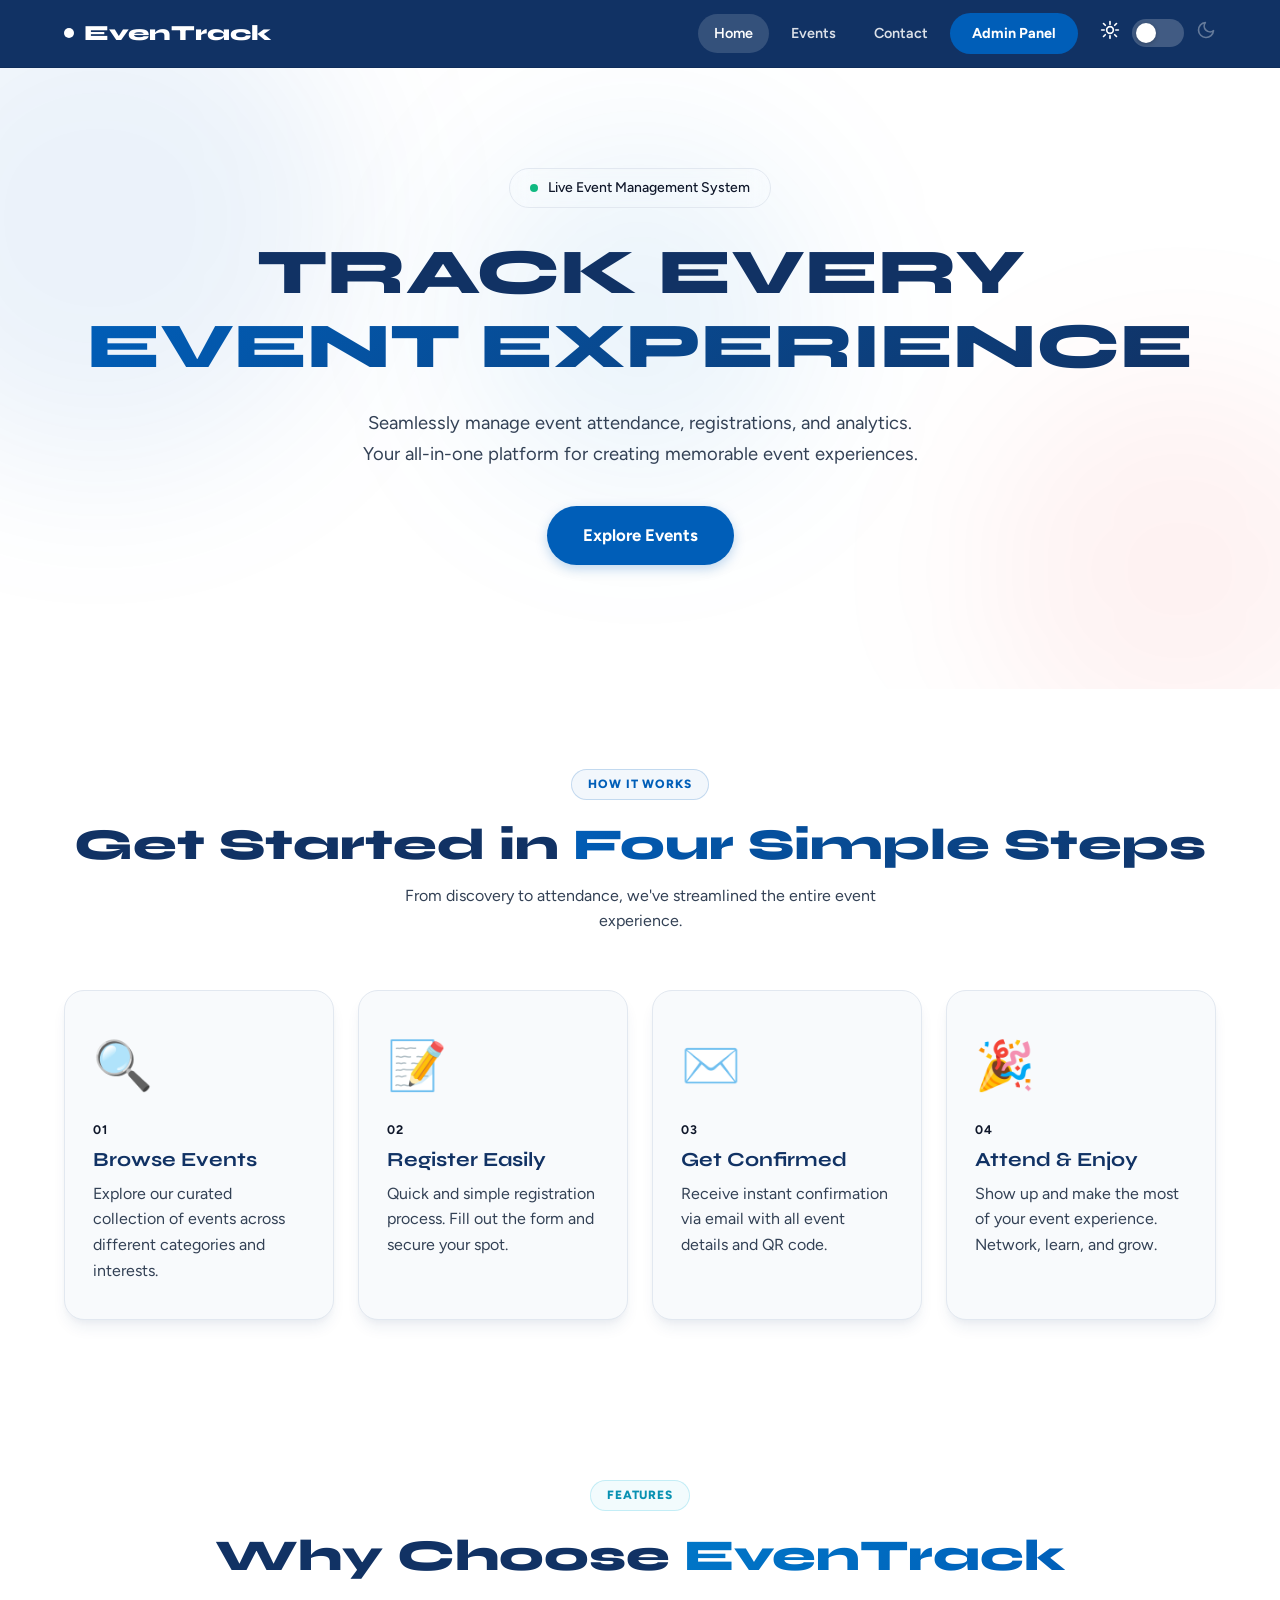
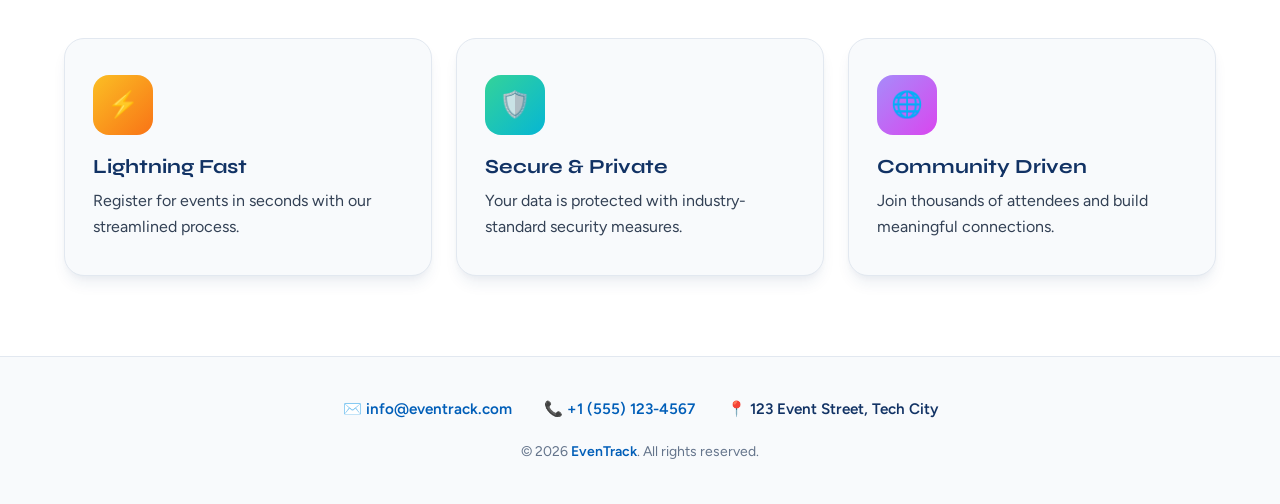
<file: index.html>
<!DOCTYPE html>
<html lang="en">

<head>
  <meta charset="UTF-8" />
  <meta name="viewport" content="width=device-width, initial-scale=1.0" />
  <title>EvenTrack — Event Attendance System</title>
  <link rel="stylesheet" href="css/styles.css" />
  <link rel="stylesheet" href="css/home.css" />
</head>

<body>
  <div id="navbar"></div>

  <main>
    <!-- ── Hero ─────────────────────────── -->
    <section class="hero">
      <div class="orb orb-violet" style="width:500px;height:500px;top:-100px;left:-150px;"></div>
      <div class="orb orb-fuchsia" style="width:400px;height:400px;bottom:-80px;right:-100px;"></div>
      <div class="orb orb-cyan" style="width:350px;height:350px;top:40%;left:50%;transform:translate(-50%,-50%);"></div>

      <div class="container hero-inner">
        <div class="hero-badge reveal">
          <span class="live-dot"></span>
          Live Event Management System
        </div>
        <h1 class="hero-title reveal reveal-delay-1">
          Track Every<br>
          <span class="gradient-text">Event Experience</span>
        </h1>
        <p class="hero-sub reveal reveal-delay-2">
          Seamlessly manage event attendance, registrations, and analytics.
          Your all-in-one platform for creating memorable event experiences.
        </p>
        <div class="hero-btns reveal reveal-delay-3">
          <a href="events.html" class="btn btn-primary btn-lg">Explore Events</a>
        </div>
      </div>
    </section>

    <!-- ── How It Works ──────────────────── -->
    <section class="section-pad">
      <div class="container">
        <div class="section-head reveal">
          <span class="section-label label-violet">HOW IT WORKS</span>
          <h2>Get Started in <span class="gradient-text">Four Simple Steps</span></h2>
          <p>From discovery to attendance, we've streamlined the entire event experience.</p>
        </div>
        <div class="grid-4 steps-grid">
          <div class="card step-card reveal reveal-delay-1">
            <div class="step-icon">🔍</div>
            <div class="step-num">01</div>
            <h3>Browse Events</h3>
            <p>Explore our curated collection of events across different categories and interests.</p>
          </div>
          <div class="card step-card reveal reveal-delay-2">
            <div class="step-icon">📝</div>
            <div class="step-num">02</div>
            <h3>Register Easily</h3>
            <p>Quick and simple registration process. Fill out the form and secure your spot.</p>
          </div>
          <div class="card step-card reveal reveal-delay-3">
            <div class="step-icon">✉️</div>
            <div class="step-num">03</div>
            <h3>Get Confirmed</h3>
            <p>Receive instant confirmation via email with all event details and QR code.</p>
          </div>
          <div class="card step-card reveal reveal-delay-4">
            <div class="step-icon">🎉</div>
            <div class="step-num">04</div>
            <h3>Attend & Enjoy</h3>
            <p>Show up and make the most of your event experience. Network, learn, and grow.</p>
          </div>
        </div>
      </div>
    </section>

    <!-- ── Features ──────────────────────── -->
    <section class="section-pad features-section">
      <div class="container">
        <div class="section-head reveal">
          <span class="section-label label-cyan">FEATURES</span>
          <h2>Why Choose <span class="gradient-text-cyan">EvenTrack</span></h2>
        </div>
        <div class="grid-3 reveal">
          <div class="card feat-card">
            <div class="feat-icon" style="background:linear-gradient(135deg,#fbbf24,#f97316)">⚡</div>
            <h3>Lightning Fast</h3>
            <p>Register for events in seconds with our streamlined process.</p>
          </div>
          <div class="card feat-card">
            <div class="feat-icon" style="background:linear-gradient(135deg,#34d399,#06b6d4)">🛡️</div>
            <h3>Secure & Private</h3>
            <p>Your data is protected with industry-standard security measures.</p>
          </div>
          <div class="card feat-card">
            <div class="feat-icon" style="background:linear-gradient(135deg,#a78bfa,#d946ef)">🌐</div>
            <h3>Community Driven</h3>
            <p>Join thousands of attendees and build meaningful connections.</p>
          </div>
        </div>
      </div>
    </section>


  </main>

  <div id="footer"></div>

  <script src="js/data.js"></script>
  <script src="js/nav.js"></script>
  <script src="js/main.js"></script>
</body>

</html>
</file>
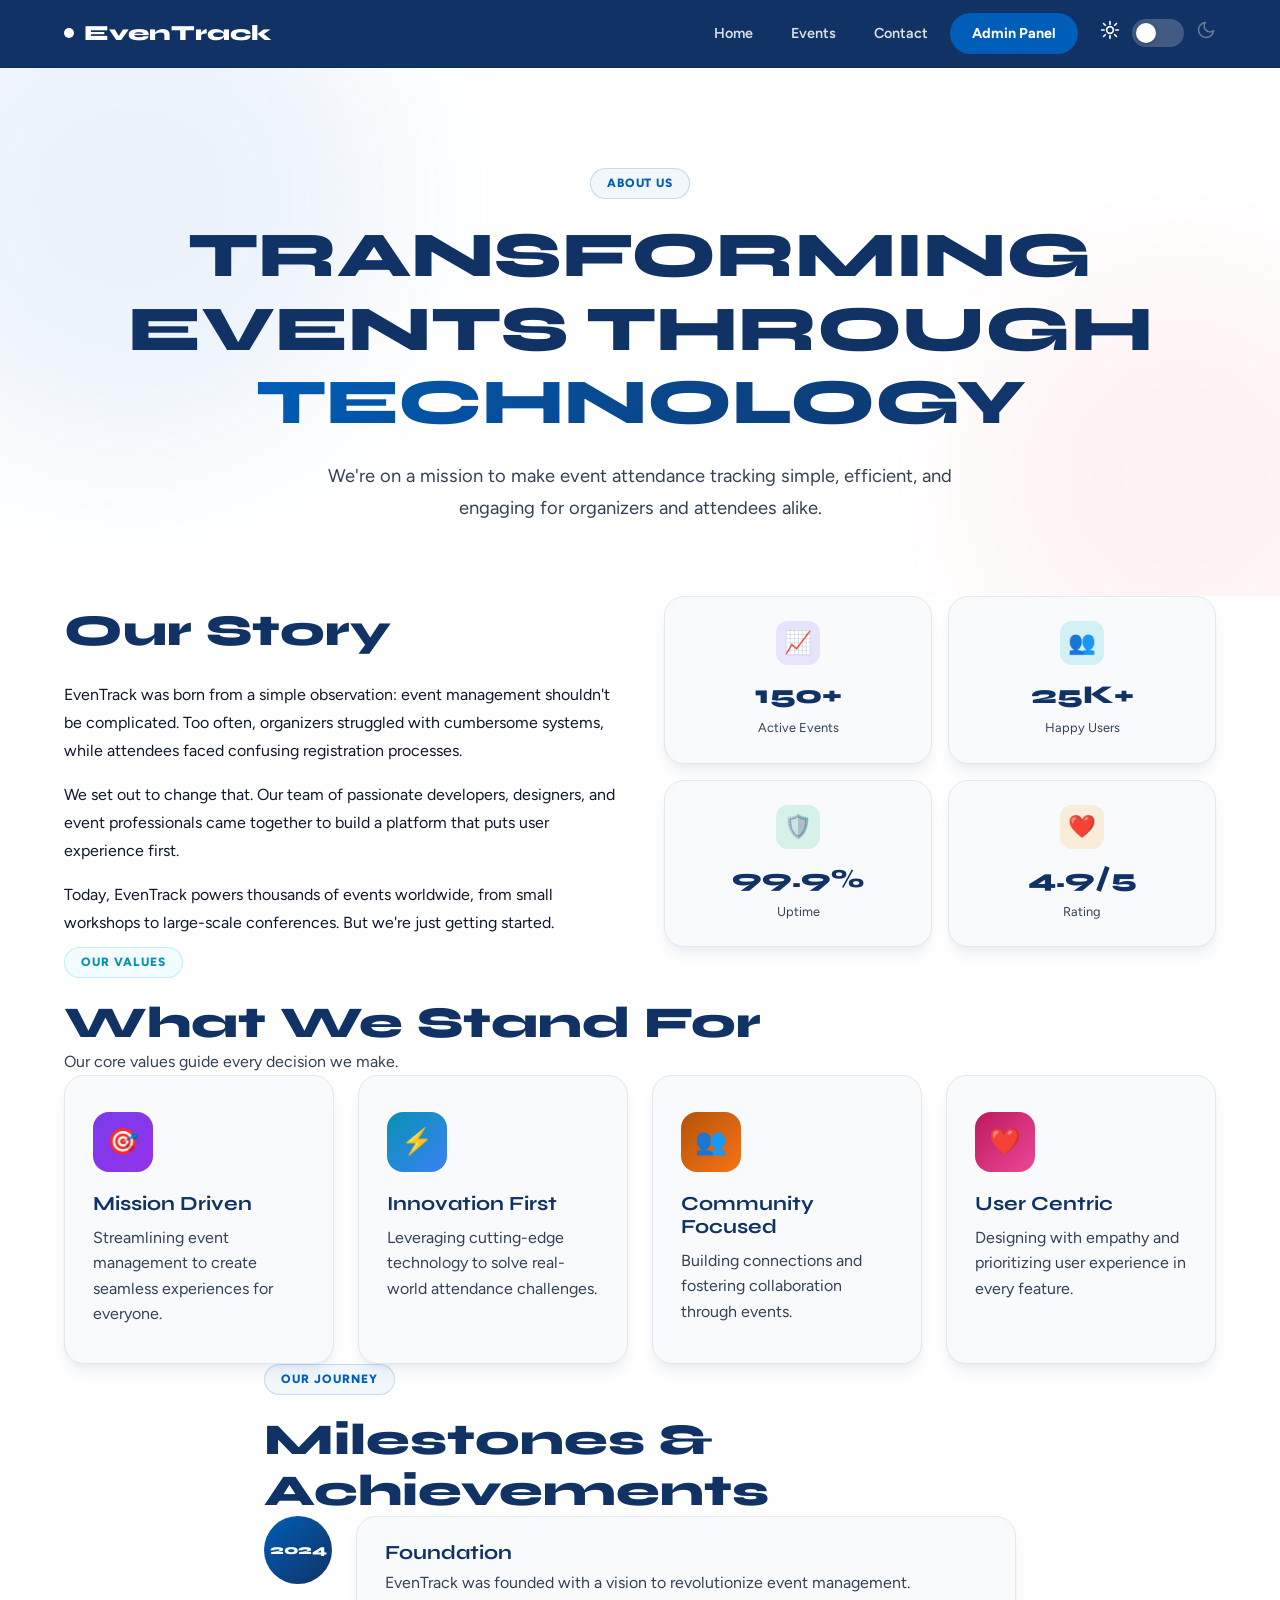
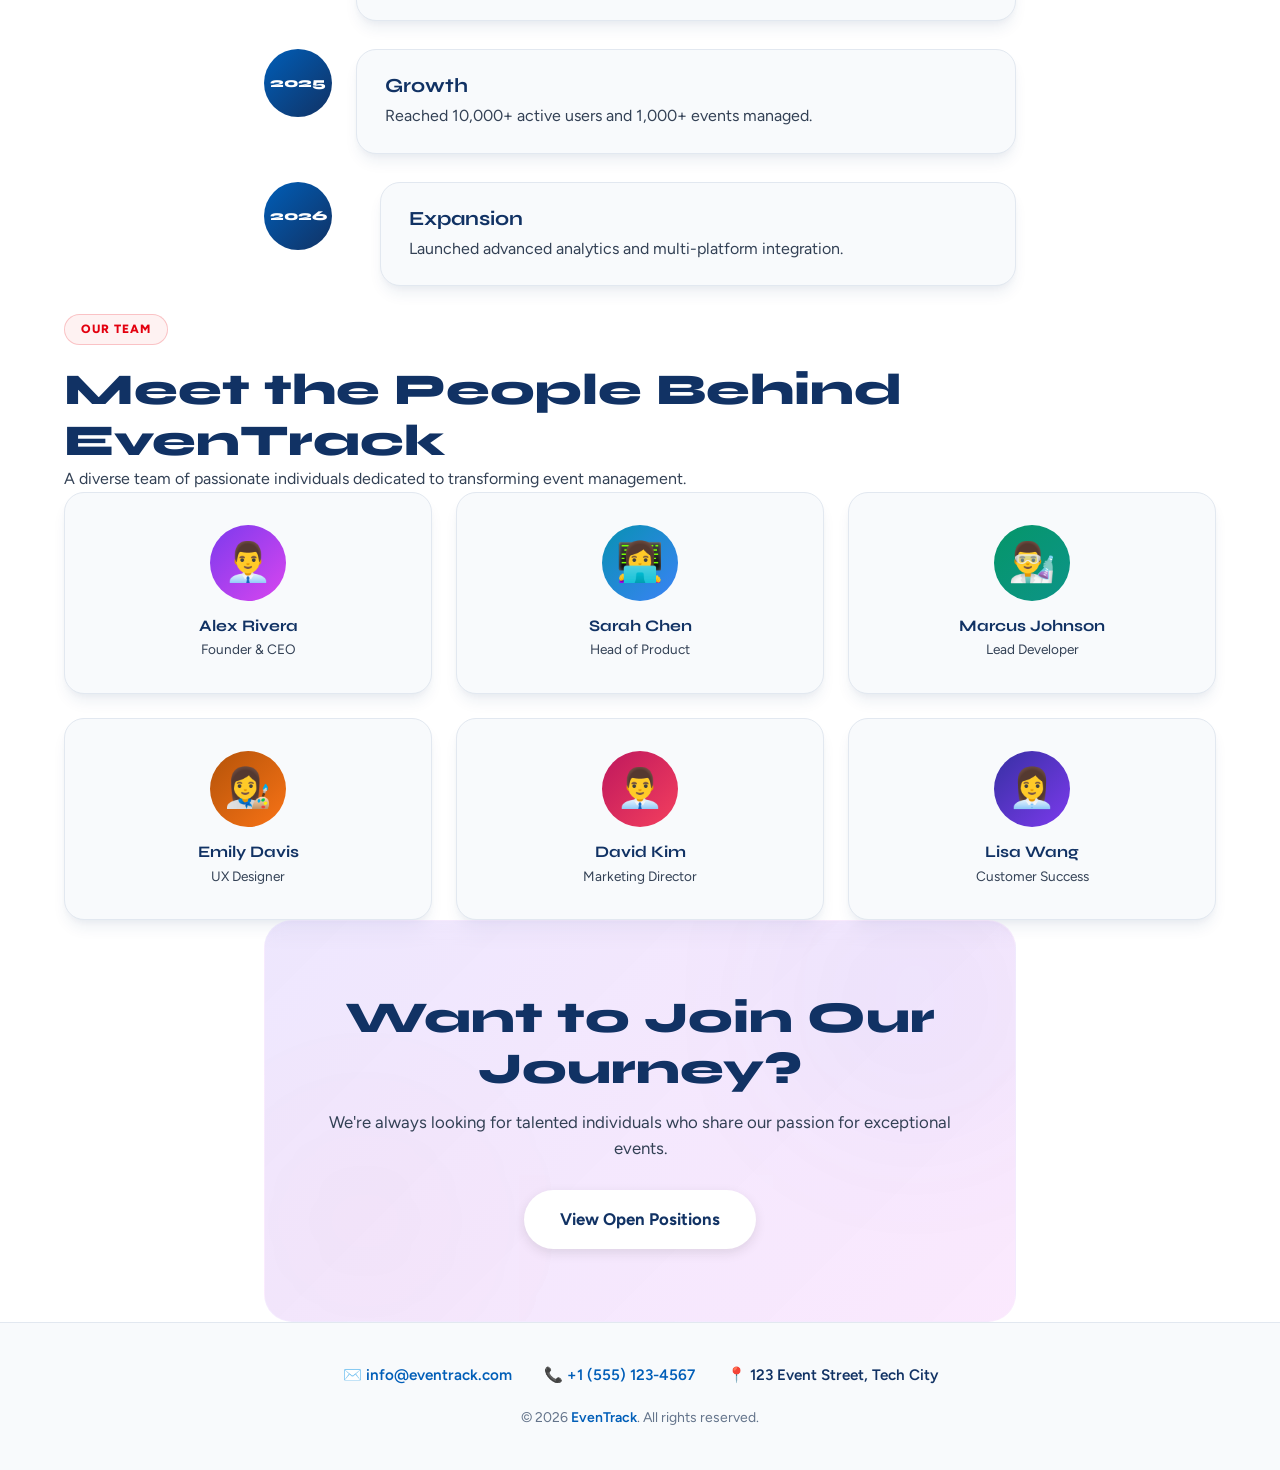
<file: about.html>
<!DOCTYPE html>
<html lang="en">
<head>
  <meta charset="UTF-8"/>
  <meta name="viewport" content="width=device-width, initial-scale=1.0"/>
  <title>About — EvenTrack</title>
  <link rel="stylesheet" href="css/styles.css"/>
  <link rel="stylesheet" href="css/about.css"/>
</head>
<body>
  <div id="navbar"></div>

  <main>
    <!-- Hero -->
    <section class="about-hero">
      <div class="orb orb-violet" style="width:500px;height:500px;top:-120px;left:-120px"></div>
      <div class="orb orb-fuchsia" style="width:400px;height:400px;bottom:-80px;right:-100px"></div>
      <div class="container" style="position:relative;z-index:1;text-align:center">
        <span class="section-label label-violet reveal">ABOUT US</span>
        <h1 class="reveal reveal-delay-1">
          Transforming Events Through <span class="gradient-text">Technology</span>
        </h1>
        <p class="about-sub reveal reveal-delay-2">
          We're on a mission to make event attendance tracking simple, efficient, and engaging for
          organizers and attendees alike.
        </p>
      </div>
    </section>

    <!-- Story -->
    <section class="section-pad">
      <div class="container story-layout">
        <div class="reveal">
          <h2 style="margin-bottom:24px">Our Story</h2>
          <p style="margin-bottom:16px;color:var(--slate-1);line-height:1.75">
            EvenTrack was born from a simple observation: event management shouldn't be complicated.
            Too often, organizers struggled with cumbersome systems, while attendees faced confusing
            registration processes.
          </p>
          <p style="margin-bottom:16px;color:var(--slate-1);line-height:1.75">
            We set out to change that. Our team of passionate developers, designers, and event
            professionals came together to build a platform that puts user experience first.
          </p>
          <p style="color:var(--slate-1);line-height:1.75">
            Today, EvenTrack powers thousands of events worldwide, from small workshops to large-scale
            conferences. But we're just getting started.
          </p>
        </div>
        <div class="story-stats reveal reveal-delay-1">
          <div class="grid-2" style="gap:16px">
            <div class="card stat-mini">
              <div class="stat-mini-icon" style="background:rgba(139,92,246,0.15);color:#a78bfa">📈</div>
              <div class="stat-mini-val">150+</div>
              <div class="stat-mini-label">Active Events</div>
            </div>
            <div class="card stat-mini">
              <div class="stat-mini-icon" style="background:rgba(6,182,212,0.15);color:#22d3ee">👥</div>
              <div class="stat-mini-val">25K+</div>
              <div class="stat-mini-label">Happy Users</div>
            </div>
            <div class="card stat-mini">
              <div class="stat-mini-icon" style="background:rgba(16,185,129,0.15);color:#34d399">🛡️</div>
              <div class="stat-mini-val">99.9%</div>
              <div class="stat-mini-label">Uptime</div>
            </div>
            <div class="card stat-mini">
              <div class="stat-mini-icon" style="background:rgba(245,158,11,0.15);color:#fbbf24">❤️</div>
              <div class="stat-mini-val">4.9/5</div>
              <div class="stat-mini-label">Rating</div>
            </div>
          </div>
        </div>
      </div>
    </section>

    <!-- Values -->
    <section class="section-pad values-section">
      <div class="container">
        <div class="section-head reveal">
          <span class="section-label label-cyan">OUR VALUES</span>
          <h2>What We Stand For</h2>
          <p>Our core values guide every decision we make.</p>
        </div>
        <div class="grid-4">
          <div class="card value-card reveal reveal-delay-1">
            <div class="val-icon" style="background:linear-gradient(135deg,#7c3aed,#9333ea)">🎯</div>
            <h3>Mission Driven</h3>
            <p>Streamlining event management to create seamless experiences for everyone.</p>
          </div>
          <div class="card value-card reveal reveal-delay-2">
            <div class="val-icon" style="background:linear-gradient(135deg,#0891b2,#3b82f6)">⚡</div>
            <h3>Innovation First</h3>
            <p>Leveraging cutting-edge technology to solve real-world attendance challenges.</p>
          </div>
          <div class="card value-card reveal reveal-delay-3">
            <div class="val-icon" style="background:linear-gradient(135deg,#b45309,#f97316)">👥</div>
            <h3>Community Focused</h3>
            <p>Building connections and fostering collaboration through events.</p>
          </div>
          <div class="card value-card reveal reveal-delay-4">
            <div class="val-icon" style="background:linear-gradient(135deg,#be185d,#ec4899)">❤️</div>
            <h3>User Centric</h3>
            <p>Designing with empathy and prioritizing user experience in every feature.</p>
          </div>
        </div>
      </div>
    </section>

    <!-- Timeline -->
    <section class="section-pad">
      <div class="container-sm">
        <div class="section-head reveal">
          <span class="section-label label-violet">OUR JOURNEY</span>
          <h2>Milestones & Achievements</h2>
        </div>
        <div class="timeline">
          <div class="timeline-item reveal">
            <div class="tl-marker">2024</div>
            <div class="tl-line"></div>
            <div class="card tl-card">
              <h3>Foundation</h3>
              <p>EvenTrack was founded with a vision to revolutionize event management.</p>
            </div>
          </div>
          <div class="timeline-item reveal reveal-delay-1">
            <div class="tl-marker">2025</div>
            <div class="tl-line"></div>
            <div class="card tl-card">
              <h3>Growth</h3>
              <p>Reached 10,000+ active users and 1,000+ events managed.</p>
            </div>
          </div>
          <div class="timeline-item reveal reveal-delay-2">
            <div class="tl-marker">2026</div>
            <div class="tl-line-none"></div>
            <div class="card tl-card">
              <h3>Expansion</h3>
              <p>Launched advanced analytics and multi-platform integration.</p>
            </div>
          </div>
        </div>
      </div>
    </section>

    <!-- Team -->
    <section class="section-pad values-section">
      <div class="container">
        <div class="section-head reveal">
          <span class="section-label label-fuchsia">OUR TEAM</span>
          <h2>Meet the People Behind EvenTrack</h2>
          <p>A diverse team of passionate individuals dedicated to transforming event management.</p>
        </div>
        <div class="grid-3">
          <div class="card team-card reveal reveal-delay-1">
            <div class="team-avatar" style="background:linear-gradient(135deg,#7c3aed,#d946ef)">👨‍💼</div>
            <h3>Alex Rivera</h3>
            <p>Founder &amp; CEO</p>
          </div>
          <div class="card team-card reveal reveal-delay-2">
            <div class="team-avatar" style="background:linear-gradient(135deg,#0891b2,#3b82f6)">👩‍💻</div>
            <h3>Sarah Chen</h3>
            <p>Head of Product</p>
          </div>
          <div class="card team-card reveal reveal-delay-3">
            <div class="team-avatar" style="background:linear-gradient(135deg,#059669,#0d9488)">👨‍🔬</div>
            <h3>Marcus Johnson</h3>
            <p>Lead Developer</p>
          </div>
          <div class="card team-card reveal reveal-delay-1">
            <div class="team-avatar" style="background:linear-gradient(135deg,#b45309,#f97316)">👩‍🎨</div>
            <h3>Emily Davis</h3>
            <p>UX Designer</p>
          </div>
          <div class="card team-card reveal reveal-delay-2">
            <div class="team-avatar" style="background:linear-gradient(135deg,#be185d,#f43f5e)">👨‍💼</div>
            <h3>David Kim</h3>
            <p>Marketing Director</p>
          </div>
          <div class="card team-card reveal reveal-delay-3">
            <div class="team-avatar" style="background:linear-gradient(135deg,#3730a3,#7c3aed)">👩‍💼</div>
            <h3>Lisa Wang</h3>
            <p>Customer Success</p>
          </div>
        </div>
      </div>
    </section>

    <!-- CTA -->
    <section class="section-pad">
      <div class="container-sm reveal">
        <div class="cta-box">
          <div class="orb orb-violet" style="width:280px;height:280px;top:-60px;right:-40px;opacity:.5"></div>
          <div class="orb orb-fuchsia" style="width:280px;height:280px;bottom:-40px;left:-40px;opacity:.4"></div>
          <div style="position:relative;z-index:1;text-align:center">
            <h2 style="margin-bottom:14px">Want to Join Our Journey?</h2>
            <p style="margin-bottom:28px;font-size:1.05rem">We're always looking for talented individuals who share our passion for exceptional events.</p>
            <a href="mailto:careers@eventrack.com" class="btn btn-white btn-lg">View Open Positions</a>
          </div>
        </div>
      </div>
    </section>
  </main>

  <div id="footer"></div>
  <script src="js/data.js"></script>
  <script src="js/nav.js"></script>
  <script src="js/main.js"></script>
</body>
</html>
</file>
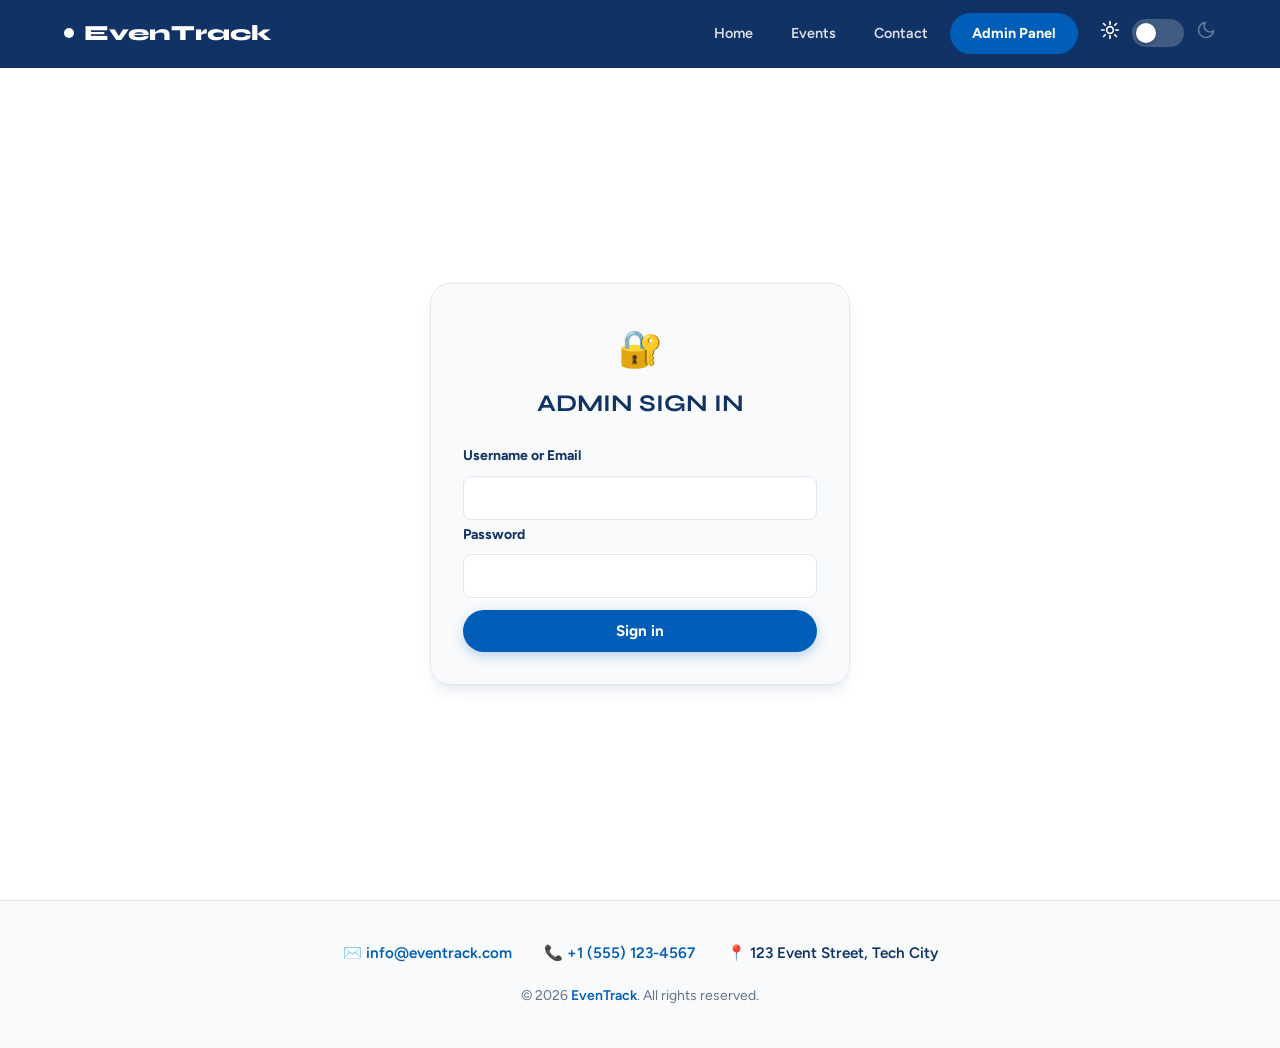
<file: admin.html>
<!doctype html>
<html lang="en">

<head>
  <meta charset="UTF-8" />
  <meta name="viewport" content="width=device-width, initial-scale=1.0" />
  <title>Admin — EvenTrack</title>
  <link rel="stylesheet" href="css/styles.css" />
  <link rel="stylesheet" href="css/admin.css" />
</head>

<body>
  <div id="navbar"></div>

  <div id="admin-login-gate" class="admin-login-gate">
    <div class="admin-login-card card">
      <div class="admin-login-brand">
        <div class="admin-login-icon">🔐</div>
        <h1 class="admin-login-title">Admin sign in</h1>
      </div>

      <div id="auth-login-panel">
        <form id="login-form" class="admin-auth-form">
          <div class="form-group">
            <label class="form-label" for="login-username">Username or Email</label>
            <input id="login-username" name="username" type="text" class="form-input" autocomplete="username" required
              minlength="3" />
          </div>
          <div class="form-group">
            <label class="form-label" for="login-password">Password</label>
            <input id="login-password" name="password" type="password" class="form-input"
              autocomplete="current-password" required />
          </div>
          <p id="login-error" class="auth-error" role="alert" hidden></p>
          <button type="submit" class="btn btn-primary" style="width: 100%; margin-top: 8px">
            Sign in
          </button>
        </form>
      </div>
    </div>
  </div>

  <div id="admin-app" hidden>
    <div class="admin-shell">
      <!-- Sidebar -->
      <aside class="admin-sidebar">
        <div class="sidebar-brand">
          <div class="sidebar-brand-icon">⚙️</div>
          <div>
            <div class="sidebar-brand-name">Admin Panel</div>
            <div class="sidebar-brand-sub">Event Management</div>
          </div>
        </div>
        <nav class="sidebar-nav">
          <button class="sidebar-btn active" data-tab="dashboard" onclick="switchTab('dashboard', this)">
            <span class="sb-icon">🏠</span> Dashboard
          </button>
          <button class="sidebar-btn" data-tab="events" onclick="switchTab('events', this)">
            <span class="sb-icon">📅</span> Events
          </button>
        </nav>
        <button class="sidebar-btn" data-tab="admins" onclick="switchTab('admins', this)">
          <span class="sb-icon">🔐</span> Admins
        </button>
        <div class="sidebar-footer">
          <button type="button" class="sidebar-btn" id="admin-logout-btn">
            <span class="sb-icon">🚪</span> Log out
          </button>
        </div>
      </aside>

      <!-- Main -->
      <main class="admin-main">
        <!-- ── DASHBOARD TAB ───────────────────── -->
        <div id="tab-dashboard" class="tab-panel active">
          <div class="admin-header">
            <h1>Dashboard</h1>
            <p>Welcome back! Here's what's happening with your events.</p>
          </div>

          <!-- Recent Activity -->
          <div class="grid-2" style="margin-top: 32px">
            <div class="card admin-list-card">
              <div class="list-card-head">
                <h3>Recent Events</h3>
                <button class="link-btn" onclick="
                      switchTab(
                        'events',
                        document.querySelector('[data-tab=events]'),
                      )
                    ">
                  View All
                </button>
              </div>
              <div id="dash-events-list"></div>
            </div>
            <div class="card admin-list-card">
              <div class="list-card-head">
                <h3>Recent Registrations</h3>
                <button class="link-btn">View All</button>
              </div>
              <div id="dash-attendees-list"></div>
            </div>
          </div>
        </div>

        <!-- ── EVENTS TAB ──────────────────────── -->
        <div id="tab-events" class="tab-panel">
          <div class="admin-header flex-head">
            <div>
              <h1>Events Management</h1>
              <p>Manage all your events in one place</p>
            </div>
            <button class="btn btn-primary btn-sm" onclick="showCreateModal()">
              + Create Event
            </button>
          </div>
          <div class="card table-card">
            <div class="table-wrap">
              <table class="admin-table">
                <thead>
                  <tr>
                    <th>Event</th>
                    <th>Date</th>
                    <th>Category</th>
                    <th>Attendees</th>
                    <th>Status</th>
                    <th>Actions</th>
                  </tr>
                </thead>
                <tbody id="events-tbody"></tbody>
              </table>
            </div>
          </div>
        </div>

        <!-- ── ATTENDEES TAB ───────────────────── -->
        <div id="tab-attendees" class="tab-panel">
          <div class="admin-header">
            <h1>All Attendees</h1>
            <p>View everyone registered across all events.</p>
          </div>
          <div class="card table-card">
            <div class="table-wrap">
              <table class="admin-table">
                <thead>
                  <tr>
                    <th>Attendee</th>
                    <th>Email</th>
                    <th>Event</th>
                    <th>Date</th>
                    <th>Status</th>
                    <th>Actions</th>
                  </tr>
                </thead>
                <tbody id="attendees-tbody"></tbody>
              </table>
            </div>
          </div>
        </div>

        <div id="tab-event-attendees" class="tab-panel">
          <div class="admin-header flex-head">
            <div>
              <button class="btn btn-outline btn-sm" onclick="
                    switchTab(
                      'events',
                      document.querySelector('[data-tab=events]'),
                    )
                  " style="margin-bottom: 16px">
                ← Back to Events
              </button>
              <h1 id="spec-event-title">Event Attendees</h1>
              <p>
                Manage physical and virtual attendance for this specific
                event.
              </p>
            </div>
          </div>

          <div class="card table-card">
            <div class="table-wrap">
              <table class="admin-table">
                <thead>
                  <tr>
                    <th>Student Name</th>
                    <th>Section</th>
                    <th>Category</th>
                    <th>Type</th>
                    <th>Status</th>
                    <th>Action</th>
                  </tr>
                </thead>
                <tbody id="spec-attendees-tbody"></tbody>
              </table>
            </div>
          </div>

          <div id="event-specific-stats" class="grid-4" style="margin-top: 24px; display: none"></div>

          <div id="event-export-container" style="
                display: none;
                justify-content: flex-end;
                margin-top: 24px;
                margin-bottom: 24px;
              ">
            <button class="btn btn-primary" onclick="exportEventCSV()" style="
                  background: var(--emerald);
                  border-color: var(--emerald);
                  box-shadow: 0 4px 12px rgba(16, 185, 129, 0.25);
                ">
              Export to Excel
            </button>
          </div>
        </div>

        <div id="tab-admins" class="tab-panel">
          <div class="admin-header">
            <h1>Manage Admins</h1>
            <p>
              Grant or revoke administrative access to other staff members.
            </p>
          </div>

          <div class="grid-2">
            <div class="card" style="padding: 24px; align-self: start">
              <h3 style="margin-bottom: 16px">Add New Admin</h3>
              <form id="register-form" class="admin-auth-form">
                <div class="form-group">
                  <label class="form-label" for="reg-email">Email Address</label>
                  <input id="reg-email" name="email" type="email" class="form-input" autocomplete="email" required />
                </div>
                <div class="form-group" style="margin-top: 12px">
                  <label class="form-label" for="reg-password">Password</label>
                  <input id="reg-password" name="password" type="password" class="form-input"
                    autocomplete="new-password" required minlength="6" />
                </div>
                <div class="form-group" style="margin-top: 12px">
                  <label class="form-label" for="reg-confirm">Confirm password</label>
                  <input id="reg-confirm" name="confirmPassword" type="password" class="form-input"
                    autocomplete="new-password" required minlength="6" />
                </div>
                <p id="register-error" class="auth-error" role="alert" hidden></p>
                <button type="submit" class="btn btn-primary" style="width: 100%; margin-top: 20px">
                  Add Admin Account
                </button>
              </form>
            </div>

            <div class="card table-card" style="align-self: start">
              <div class="table-wrap">
                <table class="admin-table">
                  <thead>
                    <tr>
                      <th>ID</th>
                      <th>Account / Email</th>
                      <th>Actions</th>
                    </tr>
                  </thead>
                  <tbody id="admins-tbody"></tbody>
                </table>
              </div>
            </div>
          </div>
        </div>
      </main>
    </div>

    <!-- Create Event Modal -->
    <div id="create-modal" class="modal-overlay" style="display: none" onclick="closeModalOutside(event)">
      <div class="modal-box">
        <div class="modal-head">
          <h3 id="modal-title">Create New Event</h3>
          <button onclick="closeModal()" class="modal-close">✕</button>
        </div>
        <form id="create-form" onsubmit="handleCreate(event)" style="display: flex; flex-direction: column; gap: 16px">
          <input type="hidden" name="id" id="event-id" value="" />

          <div class="form-group">
            <label class="form-label">Event Title <span style="color:red">*</span></label>
            <input name="title" type="text" class="form-input" placeholder="e.g. Freshmen Orientation" required />
            <span class="validation-msg" id="title-error">Title must be at least 3 characters.</span>
          </div>

          <div class="form-row-2">
            <div class="form-group">
              <label class="form-label">Category *</label>
              <div class="checkbox-group">
                <label><input type="checkbox" name="category[]" value="College" />
                  College</label>
                <label><input type="checkbox" name="category[]" value="SHS" />
                  SHS</label>
                <label><input type="checkbox" name="category[]" value="Internship" />
                  Internship</label>
              </div>
            </div>
            <div class="form-group">
              <label class="form-label">Type *</label>
              <div class="checkbox-group">
                <label><input type="checkbox" name="type[]" value="online" />
                  Online</label>
                <label><input type="checkbox" name="type[]" value="walkin" />
                  Walk-in</label>
              </div>
            </div>
          </div>
          <div class="form-row-2">
            <div class="form-group">
              <label class="form-label">Date <span style="color:red">*</span></label>
              <input name="date" type="date" class="form-input" required />
              <span class="validation-msg" id="date-error">Please select a valid future date.</span>
            </div>
            <div class="form-group">
              <label class="form-label">Time *</label>
              <input name="time" type="time" class="form-input" required />
            </div>
          </div>
          <div class="form-row-2">
            <div class="form-group">
              <label class="form-label">Floor*</label>
              <select id="location-floor" class="form-input" required onchange="updateRoomDropdown()">
                <option value="">Select Floor...</option>
              </select>
            </div>
            <div class="form-group">
              <label class="form-label">Room *</label>
              <select id="location-room" class="form-input" required disabled>
                <option value="">Select Room...</option>
              </select>
            </div>
          </div>
          <input type="hidden" name="location" id="final-location" value="" />
          <div class="form-group">
            <label class="form-label">Capacity (Optional)</label>
            <input name="capacity" type="number" class="form-input" placeholder="e.g. 100" min="0" />
          </div>
          <div class="form-group">
            <label class="form-label">Event Cover Image</label>
            <input name="event_image" type="file" class="form-input" accept="image/png, image/jpeg, image/webp"
              style="padding: 9px 16px" />
            <span style="
                  font-size: 0.75rem;
                  color: var(--slate-3);
                  margin-top: 4px;
                ">Leave blank to keep current image when editing.</span>
          </div>
          <div class="form-group">
            <label class="form-label">Description</label>
            <textarea name="description" class="form-input" rows="3" placeholder="Brief description..."></textarea>
          </div>

          <div class="form-actions" style="margin-top: 1.5rem; display: flex; gap: 1rem;">
            <button type="button" class="btn btn-white" onclick="closeModal()">Cancel</button>
            <button type="submit" class="btn btn-primary" id="create-submit-btn" disabled>Create Event</button>
          </div>
        </form>
      </div>
    </div>
  </div>
  <div id="footer"></div>

  <script src="js/data.js"></script>
  <script src="js/nav.js"></script>
  <script src="js/main.js"></script>
  <script src="js/admin.js"></script>
</body>

</html>
</file>
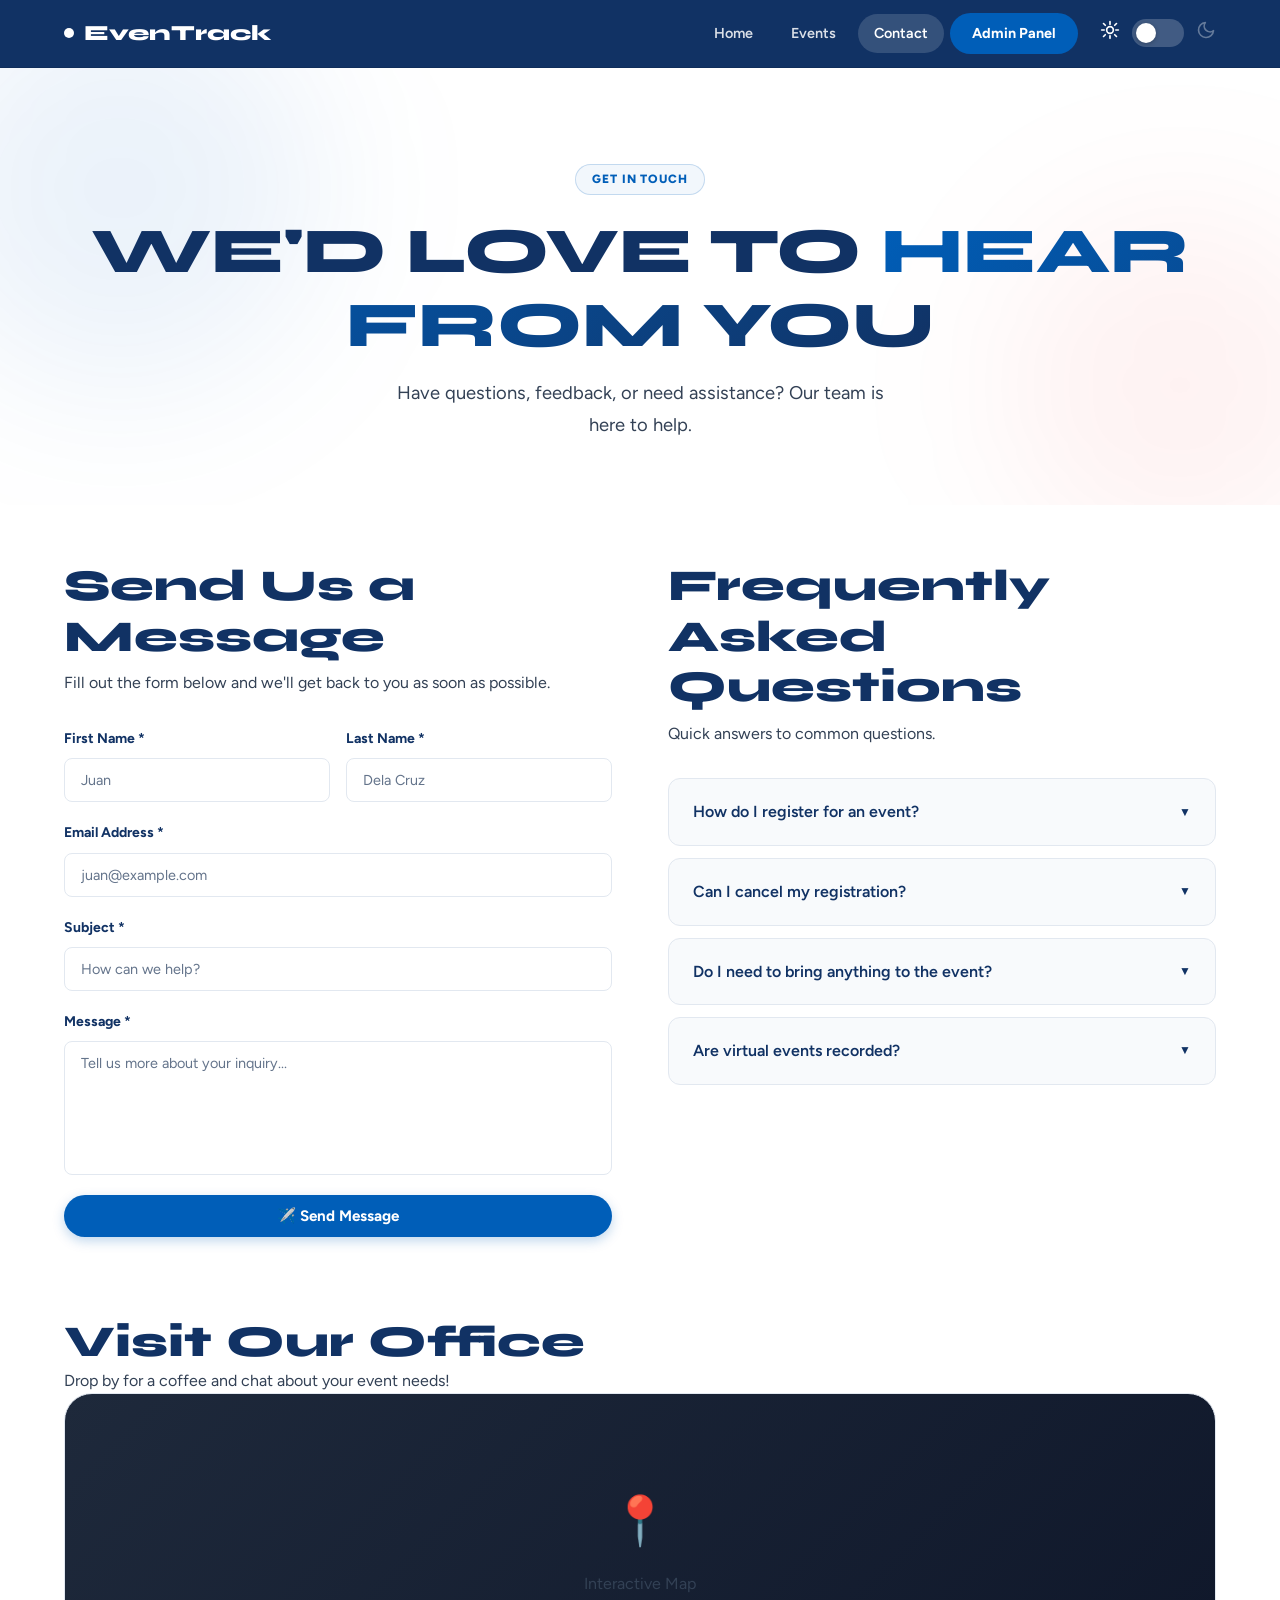
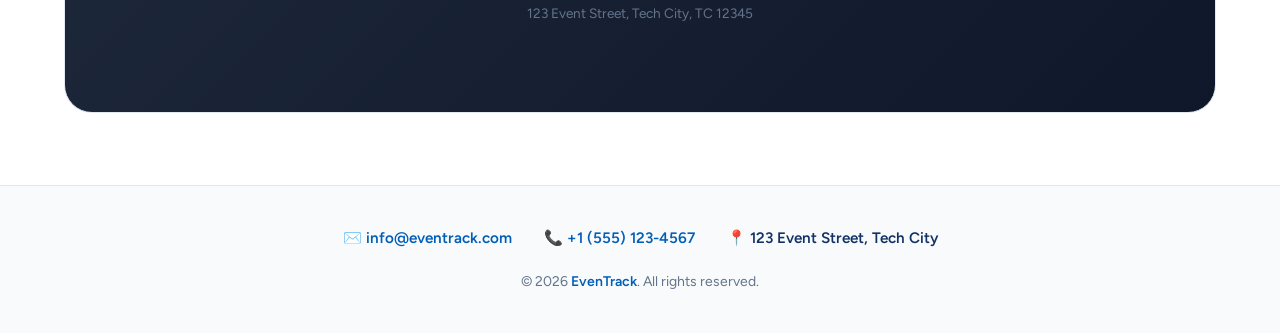
<file: contact.html>
<!DOCTYPE html>
<html lang="en">
<head>
  <meta charset="UTF-8"/>
  <meta name="viewport" content="width=device-width, initial-scale=1.0"/>
  <title>Contact — EvenTrack</title>
  <link rel="stylesheet" href="css/styles.css"/>
  <link rel="stylesheet" href="css/contact.css"/>
</head>
<body>
  <div id="navbar"></div>

  <main>
    <!-- Hero -->
    <section class="contact-hero">
      <div class="orb orb-violet" style="width:400px;height:400px;top:-80px;left:-80px"></div>
      <div class="orb orb-fuchsia" style="width:360px;height:360px;bottom:-60px;right:-80px"></div>
      <div class="container" style="position:relative;z-index:1;text-align:center">
        <span class="section-label label-violet reveal">GET IN TOUCH</span>
        <h1 class="reveal reveal-delay-1">We'd Love to <span class="gradient-text">Hear From You</span></h1>
        <p class="contact-sub reveal reveal-delay-2">Have questions, feedback, or need assistance? Our team is here to help.</p>
      </div>
    </section>

    <!-- Form + FAQ -->
    <section style="padding:56px 0 80px">
      <div class="container contact-layout">
        <!-- Form -->
        <div class="reveal">
          <h2 style="margin-bottom:8px">Send Us a Message</h2>
          <p style="margin-bottom:32px">Fill out the form below and we'll get back to you as soon as possible.</p>

          <div id="contact-success" class="success-box" style="display:none">
            <div class="success-icon">✅</div>
            <h3 style="margin-bottom:10px;color:var(--white)">Message Sent!</h3>
            <p>Thank you for reaching out. We'll get back to you within 24 hours.</p>
          </div>

          <form id="contact-form" style="display:flex;flex-direction:column;gap:20px">
            <div class="form-row-2">
              <div class="form-group">
                <label class="form-label">First Name *</label>
                <input type="text" class="form-input" placeholder="Juan" required/>
              </div>
              <div class="form-group">
                <label class="form-label">Last Name *</label>
                <input type="text" class="form-input" placeholder="Dela Cruz" required/>
              </div>
            </div>
            <div class="form-group">
              <label class="form-label">Email Address *</label>
              <input type="email" class="form-input" placeholder="juan@example.com" required/>
            </div>
            <div class="form-group">
              <label class="form-label">Subject *</label>
              <input type="text" class="form-input" placeholder="How can we help?" required/>
            </div>
            <div class="form-group">
              <label class="form-label">Message *</label>
              <textarea class="form-input" rows="6" placeholder="Tell us more about your inquiry..." required></textarea>
            </div>
            <button type="submit" class="btn btn-primary btn-full">
              ✈️ Send Message
            </button>
          </form>
        </div>

        <!-- FAQ -->
        <div class="reveal reveal-delay-2">
          <h2 style="margin-bottom:8px">Frequently Asked Questions</h2>
          <p style="margin-bottom:32px">Quick answers to common questions.</p>
          <div class="faq-list">
            <details class="faq-item">
              <summary class="faq-q">How do I register for an event? <span class="faq-arrow">▼</span></summary>
              <p class="faq-a">Browse our events page, select an event, and click the registration button. Fill out the form and you'll receive a confirmation email.</p>
            </details>
            <details class="faq-item">
              <summary class="faq-q">Can I cancel my registration? <span class="faq-arrow">▼</span></summary>
              <p class="faq-a">Yes, you can cancel up to 24 hours before the event. Contact us with your registration details and we'll process the cancellation.</p>
            </details>
            <details class="faq-item">
              <summary class="faq-q">Do I need to bring anything to the event? <span class="faq-arrow">▼</span></summary>
              <p class="faq-a">You'll receive a confirmation email with a QR code. Simply show this at check-in. Some events may have specific requirements mentioned in the confirmation email.</p>
            </details>
            <details class="faq-item">
              <summary class="faq-q">Are virtual events recorded? <span class="faq-arrow">▼</span></summary>
              <p class="faq-a">Most virtual events are recorded and made available to registered attendees after the event. Check the event details for specific recording policies.</p>
            </details>
          </div>
        </div>
      </div>
    </section>

    <!-- Map Placeholder -->
    <section style="padding:0 0 72px;background:linear-gradient(to bottom,rgba(255,255,255,0.025),transparent)">
      <div class="container reveal">
        <div class="section-head">
          <h2>Visit Our Office</h2>
          <p>Drop by for a coffee and chat about your event needs!</p>
        </div>
        <div class="map-placeholder">
          <span style="font-size:3rem;margin-bottom:12px;display:block">📍</span>
          <p style="color:var(--slate-2)">Interactive Map</p>
          <p style="font-size:0.85rem;color:var(--slate-3);margin-top:6px">123 Event Street, Tech City, TC 12345</p>
        </div>
      </div>
    </section>
  </main>

  <div id="footer"></div>

  <script src="js/data.js"></script>
  <script src="js/nav.js"></script>
  <script src="js/main.js"></script>
  <script>
    document.addEventListener('DOMContentLoaded', () => {
      const form    = document.getElementById('contact-form');
      const success = document.getElementById('contact-success');
      form.addEventListener('submit', e => {
        e.preventDefault();
        form.style.display = 'none';
        success.style.display = 'block';
        setTimeout(() => { form.style.display = 'flex'; success.style.display = 'none'; form.reset(); }, 5000);
      });
    });
  </script>
</body>
</html>
</file>
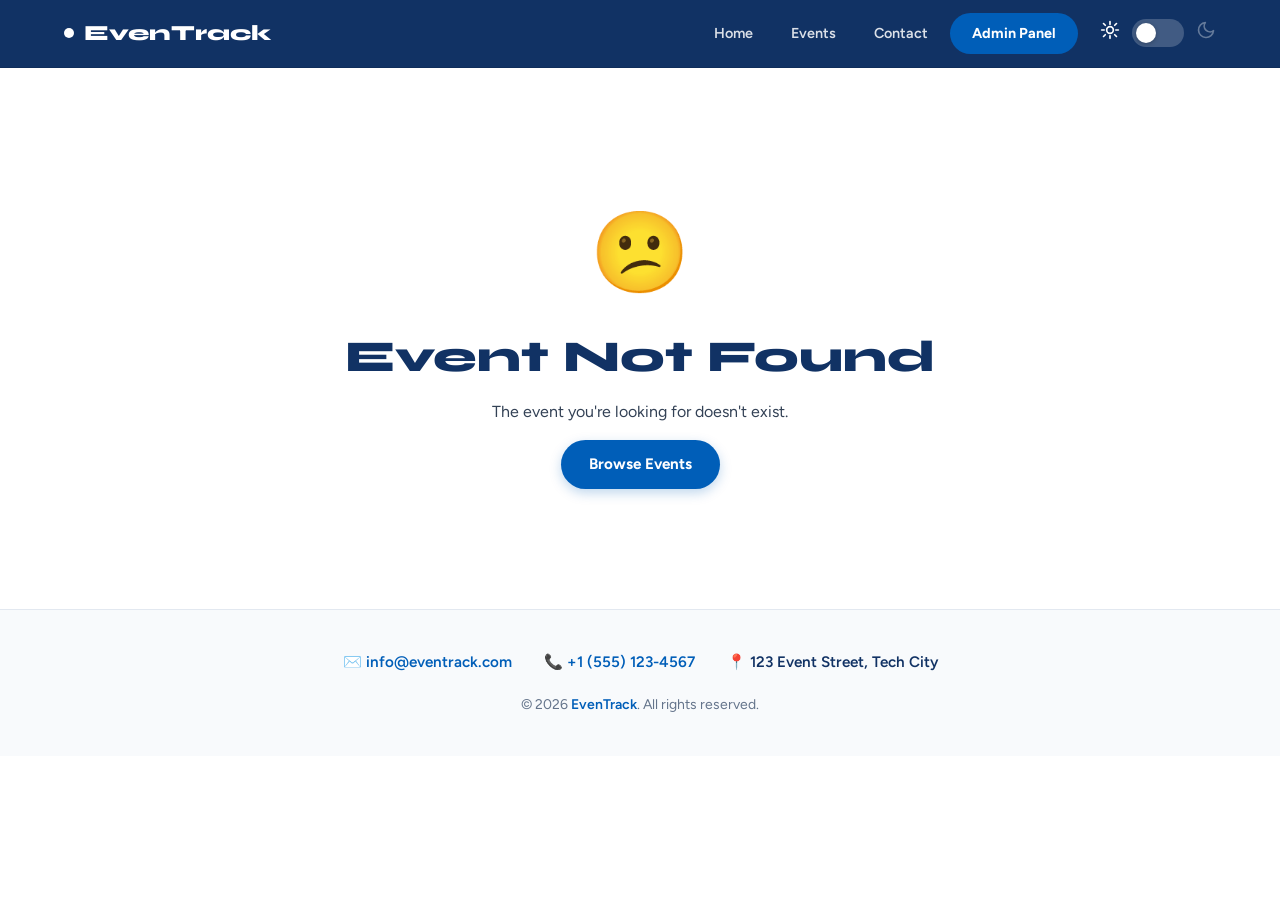
<file: event-detail.html>
<!DOCTYPE html>
<html lang="en">

<head>
  <meta charset="UTF-8" />
  <meta name="viewport" content="width=device-width, initial-scale=1.0" />
  <title>Event Detail — EvenTrack</title>
  <link rel="stylesheet" href="css/styles.css" />
  <link rel="stylesheet" href="css/event-detail.css" />
</head>

<body>
  <div id="navbar"></div>
  <main id="page-content">
    <!-- Populated by JS -->
  </main>
  <div id="footer"></div>

  <script src="js/data.js"></script>
  <script src="js/nav.js"></script>
  <script src="js/main.js"></script>
  <script src="js/event-detail.js"></script>
</body>

<!-- gallery feature-->
<div id="image-modal" class="image-modal-overlay" onclick="closeImageModal()">
  <span class="image-modal-close" onclick="closeImageModal()">&times;</span>
  <img class="image-modal-content" id="full-screen-image" alt="Full Screen Event Image">
</div>

</html>
</file>
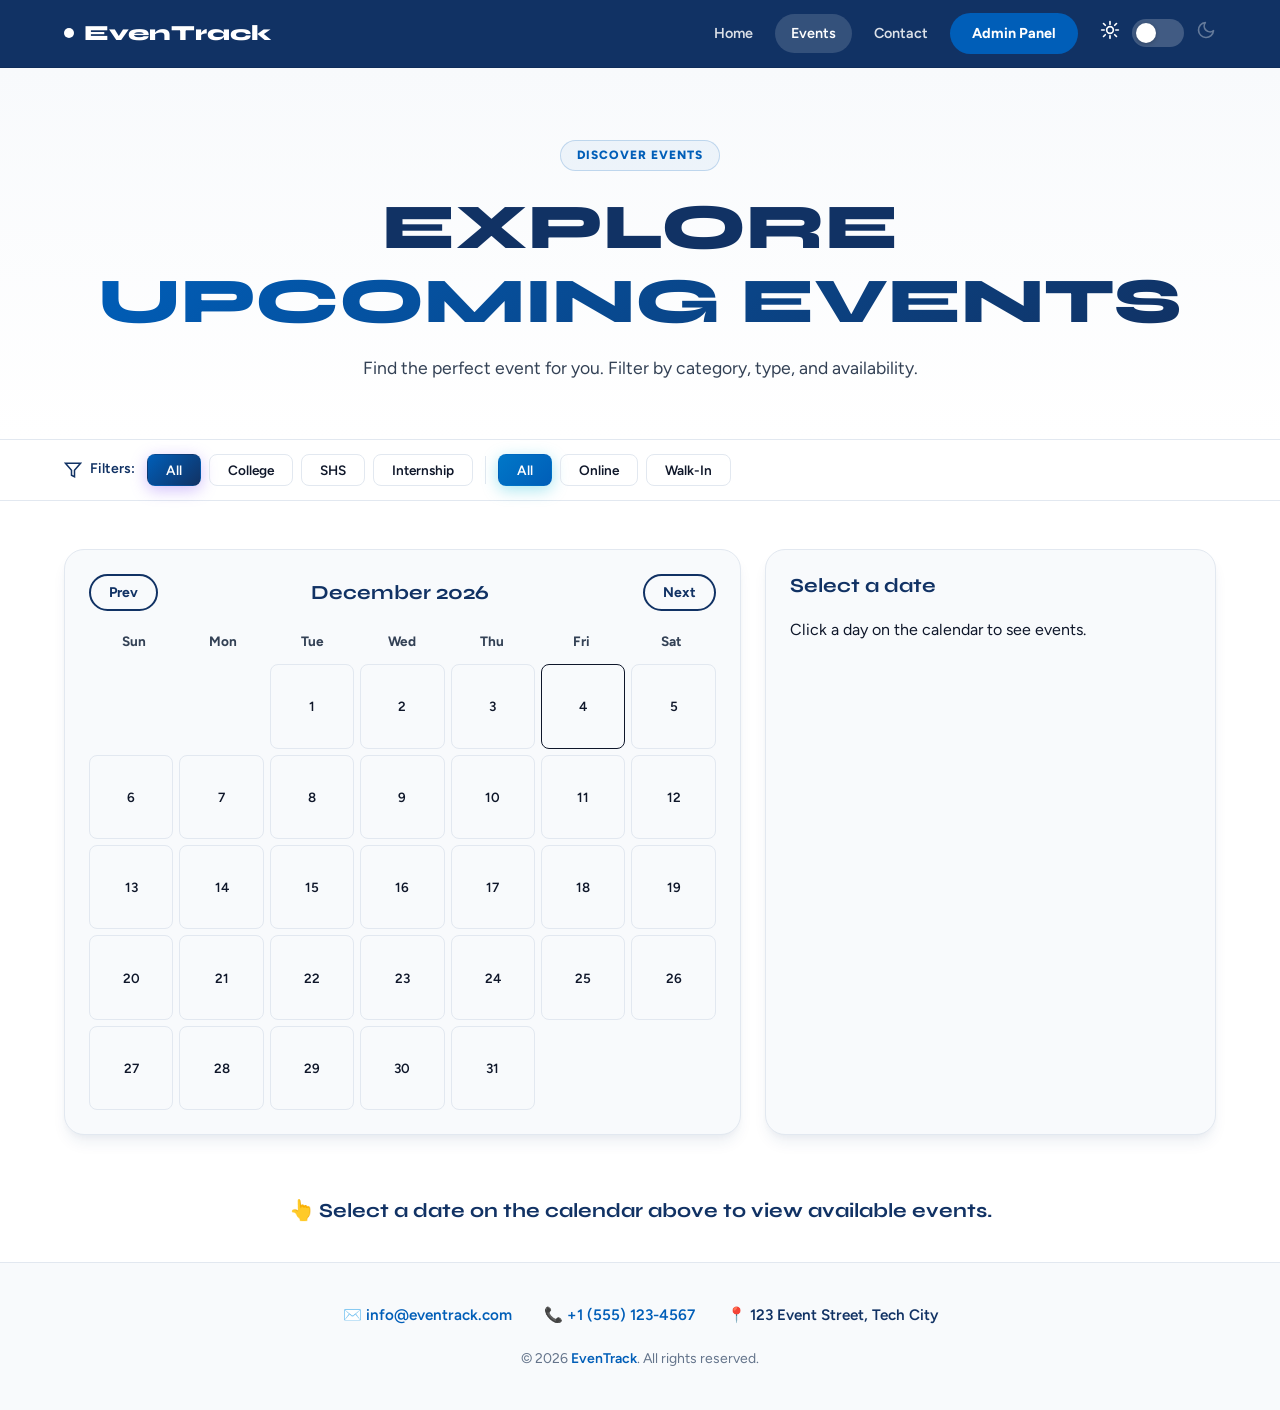
<file: events.html>
<!DOCTYPE html>
<html lang="en">

<head>
  <meta charset="UTF-8" />
  <meta name="viewport" content="width=device-width, initial-scale=1.0" />
  <title>Events — EvenTrack</title>
  <link rel="stylesheet" href="css/styles.css" />
  <link rel="stylesheet" href="css/events.css" />
</head>

<body>
  <div id="navbar"></div>

  <main>
    <!-- Hero -->
    <section class="page-hero">
      <div class="container">
        <span class="section-label label-violet">DISCOVER EVENTS</span>
        <h1>Explore <span class="gradient-text">Upcoming Events</span></h1>
        <p>Find the perfect event for you. Filter by category, type, and availability.</p>
      </div>
    </section>

    <!-- Filters -->
    <div class="filters-bar">
      <div class="container filters-inner">
        <div class="filter-label">
          <svg width="18" height="18" fill="none" stroke="currentColor" stroke-width="2" viewBox="0 0 24 24">
            <polygon points="22 3 2 3 10 12.46 10 19 14 21 14 12.46 22 3" />
          </svg>
          Filters:
        </div>
        <div class="filter-group" id="category-filters"></div>
        <div class="filter-sep"></div>
        <div class="filter-group" id="type-filters"></div>
      </div>
    </div>

    <!-- Events Grid -->
    <section style="padding:48px 0 24px">
      <div class="container">
        <div class="calendar-wrapper">
          <div class="card p-4">
            <div class="cal-header">
              <button id="cal-prev" class="btn btn-outline btn-sm">Prev</button>
              <h3 id="cal-title" style="margin:0;">Month Year</h3>
              <button id="cal-next" class="btn btn-outline btn-sm">Next</button>
            </div>
            <div class="cal-weekdays">
              <div>Sun</div>
              <div>Mon</div>
              <div>Tue</div>
              <div>Wed</div>
              <div>Thu</div>
              <div>Fri</div>
              <div>Sat</div>
            </div>
            <div id="cal-body" class="cal-grid"></div>
          </div>

          <div class="card p-4">
            <h3 id="date-events-label" style="margin-top:0;">Select a date</h3>
            <div id="date-events-list" class="date-events-list">
              <div class="no-date-events">Click a day on the calendar to see events.</div>
            </div>
          </div>
        </div>
      </div>
    </section>

    <div id="calendar-prompt" style="text-align:center; padding: 40px; color: var(--slate-2);">
      <h3>👆 Select a date on the calendar above to view available events.</h3>
    </div>

    <section id="grid-section" style="display:none; padding:24px 0 72px">
      <div class="container">
        <h3 style="margin-bottom: 24px;">Events on Selected Date:</h3>
        <div id="events-grid" class="events-grid"></div>
        <div id="no-events" class="no-events" style="display:none">
          <div class="no-icon">🔍</div>
          <h3>No Events Found</h3>
          <p>Try adjusting your filters to see more results.</p>
        </div>
      </div>
    </section>
  </main>

  <div id="footer"></div>

  <script src="js/data.js"></script>
  <script src="js/nav.js"></script>
  <script src="js/main.js"></script>
  <script src="js/events.js"></script>
</body>

</html>
</file>
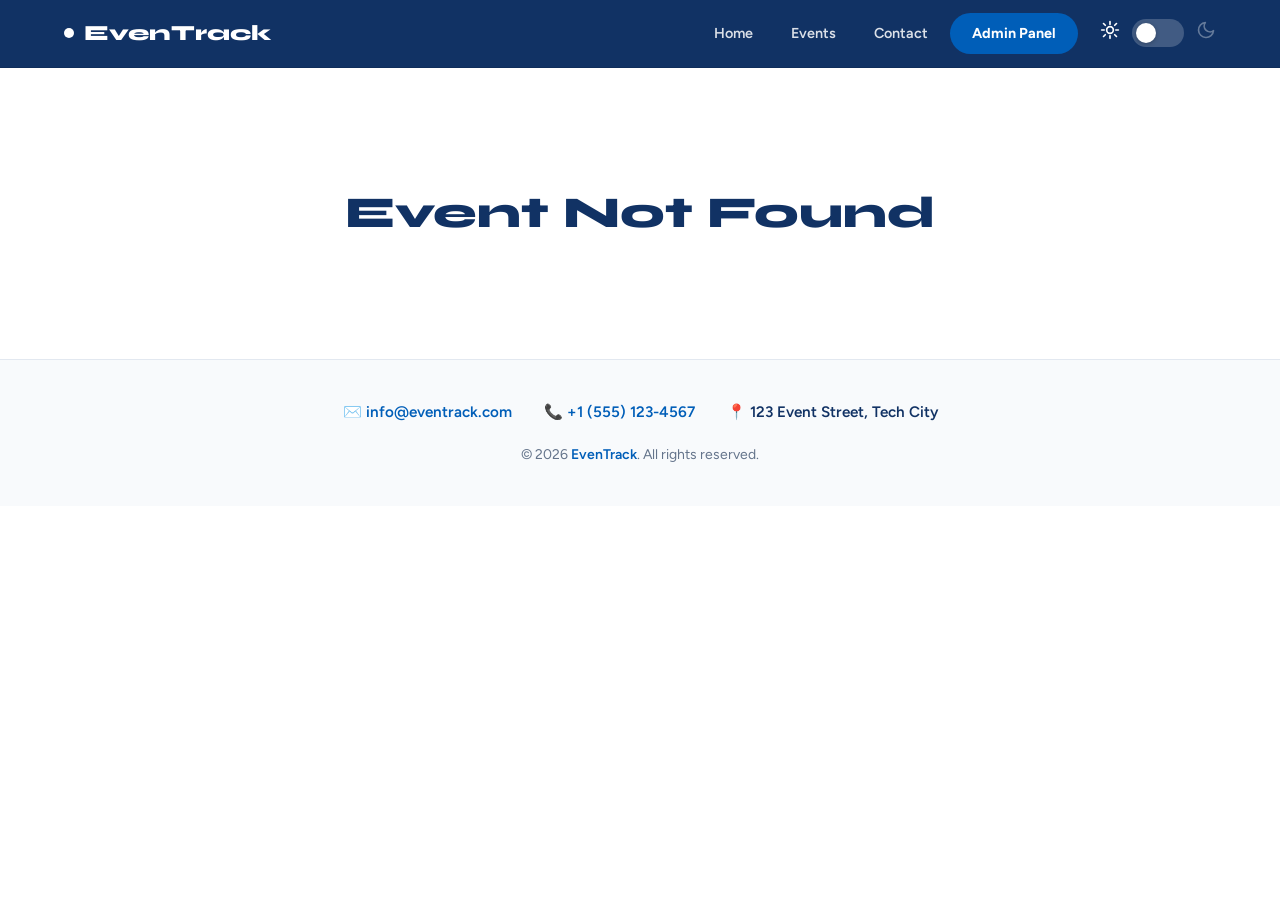
<file: register.html>
<!DOCTYPE html>
<html lang="en">
<head>
  <meta charset="UTF-8"/>
  <meta name="viewport" content="width=device-width, initial-scale=1.0"/>
  <title>Register — EvenTrack</title>
  <link rel="stylesheet" href="css/styles.css"/>
  <link rel="stylesheet" href="css/register.css"/>
</head>
<body>
  <div id="navbar"></div>
  <main id="page-content"></main>
  <div id="footer"></div>

  <script src="js/data.js"></script>
  <script src="js/nav.js"></script>
  <script src="js/main.js"></script>
  <script src="js/register.js"></script>
</body>
</html>
</file>
<file: css/styles.css>
@import url("https://fonts.googleapis.com/css2?family=Syne:wght@400;600;700;800&family=Figtree:wght@300;400;500;600;700&display=swap");

/* ─── CSS Variables ─────────────────────────────── */
:root {
  --bg: #ffffff;
  --bg-card: #f8fafc;
  --bg-card-hover: #ffffff;
  --border: #e2e8f0;
  --border-hover: #113264;

  --primary-navy: #113264;
  --primary-blue: #005eb8;
  --accent-red: #e3000f;
  --accent-orange: #f97316;

  --white: #ffffff;

  /* Text Colors (for light Theme) */
  --slate-1: #0f172a;
  --slate-2: #334155;
  --slate-3: #64748b;
  --slate-4: #cbd5e1;

  /* Status Colors */
  --emerald: #10b981;
  --amber: #f59e0b;
  --rose: #e3000f;
  --cyan: #0077c8;

  --grad-main: linear-gradient(
    135deg,
    var(--primary-blue),
    var(--primary-navy)
  );
  --grad-cyan: linear-gradient(135deg, #0077c8, var(--primary-blue));
  --grad-emerald: linear-gradient(135deg, #10b981, #059669);
  --grad-amber: linear-gradient(135deg, #f59e0b, #d97706);
  --grad-rose: linear-gradient(135deg, var(--accent-red), #a8000b);
  --grad-purple: linear-gradient(
    135deg,
    var(--primary-navy),
    var(--primary-blue)
  );
  --grad-indigo: linear-gradient(135deg, #0f172a, var(--primary-navy));
  --grad-teal: linear-gradient(135deg, #00a3e0, #0077c8);
  --grad-violet: linear-gradient(135deg, var(--primary-blue), #0077c8);

  --font-display: "Syne", sans-serif;
  --font-body: "Figtree", sans-serif;
  --radius-sm: 8px;
  --radius-md: 12px;
  --radius-lg: 20px;
  --radius-xl: 28px;
  --nav-h: 68px;
}

/* Reset & Base */
*,
*::before,
*::after {
  box-sizing: border-box;
  margin: 0;
  padding: 0;
}
html {
  scroll-behavior: smooth;
}
body {
  background: var(--bg);
  color: var(--slate-1);
  font-family: var(--font-body);
  font-size: 16px;
  line-height: 1.6;
  min-height: 100vh;
  overflow-x: hidden;
}
a {
  color: inherit;
  text-decoration: none;
}
button {
  cursor: pointer;
  border: none;
  background: none;
  font-family: inherit;
}
input,
select,
textarea {
  font-family: inherit;
}
img {
  max-width: 100%;
  display: block;
}

/* Layout Helpers */
.container {
  max-width: 1200px;
  margin: 0 auto;
  padding: 0 24px;
}
.container-sm {
  max-width: 800px;
  margin: 0 auto;
  padding: 0 24px;
}
section {
  position: relative;
}

h1,
h2,
h3,
h4 {
  font-family: var(--font-display);
  line-height: 1.15;
  color: var(--primary-navy);
}
h1 {
  font-size: clamp(2.2rem, 5vw, 4rem);
  font-weight: 800;
  text-transform: uppercase;
}
h2 {
  font-size: clamp(1.8rem, 3.5vw, 2.75rem);
  font-weight: 800;
}
h3 {
  font-size: 1.25rem;
  font-weight: 700;
}
p {
  color: var(--slate-2);
}

.gradient-text {
  background: var(--grad-main);
  -webkit-background-clip: text;
  -webkit-text-fill-color: transparent;
  background-clip: text;
}
.gradient-text-cyan {
  background: var(--grad-cyan);
  -webkit-background-clip: text;
  -webkit-text-fill-color: transparent;
  background-clip: text;
}

/* Navigation */
.navbar {
  position: sticky;
  top: 0;
  z-index: 100;
  height: var(--nav-h);
  background: var(--primary-navy);
  border-bottom: 1px solid rgba(0, 0, 0, 0.1);
  display: flex;
  align-items: center;
}
.nav-inner {
  display: flex;
  align-items: center;
  justify-content: space-between;
  width: 100%;
}
.nav-logo {
  font-family: var(--font-display);
  font-size: 1.35rem;
  font-weight: 800;
  color: var(--white);
  display: flex;
  align-items: center;
  gap: 10px;
}
.nav-logo-dot {
  width: 10px;
  height: 10px;
  border-radius: 50%;
  background: var(--white);
}
.nav-links {
  display: flex;
  align-items: center;
  gap: 6px;
}
.nav-link {
  padding: 8px 16px;
  border-radius: 999px;
  font-size: 0.9rem;
  font-weight: 600;
  color: rgba(255, 255, 255, 0.85);
  transition:
    color 0.2s,
    background 0.2s;
}
.nav-link:hover {
  color: var(--white);
  background: rgba(255, 255, 255, 0.1);
}
.nav-link.active {
  color: var(--white);
  background: rgba(255, 255, 255, 0.15);
}
.nav-cta {
  padding: 9px 22px;
  border-radius: 999px;
  background: var(--primary-blue);
  color: var(--white);
  font-size: 0.9rem;
  font-weight: 700;
  transition:
    opacity 0.2s,
    transform 0.2s;
}
.nav-cta:hover {
  opacity: 0.9;
  transform: translateY(-1px);
}

/* Mobile nav */
.mobile-toggle {
  display: none;
  color: var(--white);
  padding: 6px;
  border-radius: var(--radius-sm);
}
.mobile-menu {
  display: none;
  flex-direction: column;
  padding: 12px 24px 20px;
  border-bottom: 1px solid var(--border);
  background: var(--primary-navy);
  gap: 4px;
}
.mobile-menu.open {
  display: flex;
}
.mobile-menu .nav-link {
  padding: 12px 16px;
  display: block;
  color: var(--white);
}
.mobile-menu .nav-cta {
  margin-top: 8px;
  text-align: center;
  display: block;
  padding: 12px;
}

@media (max-width: 768px) {
  .nav-links,
  .navbar .nav-cta {
    display: none;
  }
  .mobile-toggle {
    display: flex;
  }
}

/* Buttons*/
.btn {
  display: inline-flex;
  align-items: center;
  justify-content: center;
  gap: 8px;
  padding: 12px 28px;
  border-radius: 999px;
  font-family: var(--font-body);
  font-size: 0.95rem;
  font-weight: 700;
  transition: all 0.2s;
  cursor: pointer;
}
.btn-primary {
  background: var(--primary-blue);
  color: var(--white);
  box-shadow: 0 4px 12px rgba(0, 94, 184, 0.25);
}
.btn-primary:hover {
  transform: translateY(-2px);
  box-shadow: 0 6px 16px rgba(0, 94, 184, 0.35);
}
.btn-outline {
  background: transparent;
  color: var(--primary-navy);
  border: 2px solid var(--primary-navy);
}
.btn-outline:hover {
  background: rgba(17, 50, 100, 0.05);
}
.btn-white {
  background: var(--white);
  color: var(--primary-navy);
  box-shadow: 0 4px 12px rgba(0, 0, 0, 0.1);
}
.btn-white:hover {
  background: #f8fafc;
  transform: translateY(-1px);
}
.btn-sm {
  padding: 8px 18px;
  font-size: 0.875rem;
}
.btn-lg {
  padding: 16px 36px;
  font-size: 1.05rem;
}
.btn-full {
  width: 100%;
}

/* Cards */
.card {
  background: var(--bg-card);
  border: 1px solid var(--border);
  border-radius: var(--radius-lg);
  box-shadow:
    0 10px 15px -3px rgba(26, 58, 110, 0.08),
    0 4px 6px -2px rgba(26, 58, 110, 0.04);
  transition:
    border-color 0.25s,
    box-shadow 0.25s,
    transform 0.25s,
    background 0.25s;
}
.card:hover {
  border-color: var(--border-hover);
  box-shadow: 0 12px 24px rgba(17, 50, 100, 0.1);
  transform: translateY(-3px);
  background: var(--bg-card-hover);
}

/* Badges */
.badge {
  display: inline-block;
  padding: 4px 12px;
  border-radius: 999px;
  font-size: 0.72rem;
  font-weight: 700;
  letter-spacing: 0.02em;
  text-transform: capitalize;
}
.badge-border {
  border: 1px solid transparent;
}
.badge-violet {
  background: rgba(0, 94, 184, 0.1);
  color: var(--primary-blue);
}
.badge-green {
  background: rgba(16, 185, 129, 0.15);
  color: #059669;
  border-color: rgba(16, 185, 129, 0.3);
}
.badge-slate {
  background: rgba(100, 116, 139, 0.1);
  color: var(--slate-2);
  border-color: rgba(100, 116, 139, 0.2);
}
.badge-blue {
  background: rgba(0, 119, 200, 0.15);
  color: var(--cyan);
}
.badge-amber {
  background: rgba(245, 158, 11, 0.15);
  color: #d97706;
}
.badge-purple {
  background: rgba(17, 50, 100, 0.1);
  color: var(--primary-navy);
}
.badge-cyan {
  background: rgba(6, 182, 212, 0.15);
  color: #0891b2;
}
.badge-rose {
  background: rgba(227, 0, 15, 0.1);
  color: var(--accent-red);
}

/* Section Labels */
.section-label {
  display: inline-block;
  padding: 5px 16px;
  border-radius: 999px;
  font-size: 0.75rem;
  font-weight: 800;
  letter-spacing: 0.08em;
  text-transform: uppercase;
  border: 1px solid;
  margin-bottom: 20px;
}
.label-violet {
  background: rgba(0, 94, 184, 0.05);
  color: var(--primary-blue);
  border-color: rgba(0, 94, 184, 0.2);
}
.label-cyan {
  background: rgba(6, 182, 212, 0.05);
  color: #0891b2;
  border-color: rgba(6, 182, 212, 0.2);
}
.label-fuchsia {
  background: rgba(227, 0, 15, 0.05);
  color: var(--accent-red);
  border-color: rgba(227, 0, 15, 0.2);
}

/* Form Elements */
.form-group {
  display: flex;
  flex-direction: column;
  gap: 8px;
}
.form-label {
  font-size: 0.875rem;
  font-weight: 700;
  color: var(--primary-navy);
}
.form-input {
  width: 100%;
  padding: 12px 16px;
  background: var(--white);
  border: 1px solid var(--border);
  border-radius: var(--radius-sm);
  color: var(--slate-1);
  font-family: var(--font-body);
  font-size: 0.9rem;
  transition:
    border-color 0.2s,
    box-shadow 0.2s;
  outline: none;
}
.form-input::placeholder {
  color: var(--slate-3);
}
.form-input:focus {
  border-color: var(--primary-blue);
  box-shadow: 0 0 0 3px rgba(0, 94, 184, 0.15);
}
select.form-input option {
  background: var(--white);
  color: var(--slate-1);
}
textarea.form-input {
  resize: none;
}

/* ─── Progress Bar ──────────────────────────────── */
.progress-track {
  width: 100%;
  height: 6px;
  border-radius: 999px;
  background: var(--border);
  overflow: hidden;
}
.progress-fill {
  height: 100%;
  border-radius: 999px;
  background: var(--grad-main);
  transition: width 0.6s ease;
}

/* ─── Event Thumbnail Gradients ─────────────────── */
.thumb {
  display: flex;
  align-items: center;
  justify-content: center;
  font-size: 4rem;
}
.grad-violet {
  background: linear-gradient(135deg, #e0e7ff, #bfdbfe);
} /* Lighter for cards */
.grad-cyan {
  background: linear-gradient(135deg, #cffafe, #a5f3fc);
}
.grad-emerald {
  background: linear-gradient(135deg, #d1fae5, #a7f3d0);
}
.grad-amber {
  background: linear-gradient(135deg, #fef3c7, #fde68a);
}
.grad-rose {
  background: linear-gradient(135deg, #ffe4e6, #fecdd3);
}
.grad-purple {
  background: linear-gradient(135deg, #f3e8ff, #e9d5ff);
}
.grad-teal {
  background: linear-gradient(135deg, #ccfbf1, #99f6e4);
}
.grad-indigo {
  background: linear-gradient(135deg, #e0e7ff, #c7d2fe);
}

.orb {
  position: absolute;
  border-radius: 50%;
  filter: blur(80px);
  pointer-events: none;
  z-index: 0;
}
.orb-violet {
  background: rgba(0, 94, 184, 0.08);
}
.orb-fuchsia {
  background: rgba(227, 0, 15, 0.05);
}
.orb-cyan {
  background: rgba(0, 119, 200, 0.08);
}

/* Scroll Reveal */
.reveal {
  opacity: 0;
  transform: translateY(24px);
  transition:
    opacity 0.55s ease,
    transform 0.55s ease;
}
.reveal.revealed {
  opacity: 1;
  transform: none;
}
.reveal-delay-1 {
  transition-delay: 0.1s;
}
.reveal-delay-2 {
  transition-delay: 0.2s;
}
.reveal-delay-3 {
  transition-delay: 0.3s;
}
.reveal-delay-4 {
  transition-delay: 0.4s;
}

/* Footer */
.footer {
  border-top: 1px solid var(--border);
  padding: 40px 0;
  text-align: center;
  background: var(--bg-card);
}
.footer p {
  font-size: 0.875rem;
  color: var(--slate-3);
}
.footer a {
  color: var(--primary-blue);
  font-weight: 600;
}
.footer a:hover {
  color: var(--primary-navy);
}

/* Divider */
.divider {
  border: none;
  border-top: 1px solid var(--border);
  margin: 32px 0;
}

/*  Grid Utilities */
.grid-2 {
  display: grid;
  grid-template-columns: repeat(2, 1fr);
  gap: 24px;
}
.grid-3 {
  display: grid;
  grid-template-columns: repeat(3, 1fr);
  gap: 24px;
}
.grid-4 {
  display: grid;
  grid-template-columns: repeat(4, 1fr);
  gap: 24px;
}
@media (max-width: 1024px) {
  .grid-4 {
    grid-template-columns: repeat(2, 1fr);
  }
  .grid-3 {
    grid-template-columns: repeat(2, 1fr);
  }
}
@media (max-width: 640px) {
  .grid-4,
  .grid-3,
  .grid-2 {
    grid-template-columns: 1fr;
  }
}

/* Stat Card */
.stat-card {
  padding: 28px;
  border-radius: var(--radius-lg);
  text-align: center;
}
.stat-card .icon-wrap {
  width: 48px;
  height: 48px;
  border-radius: var(--radius-md);
  display: flex;
  align-items: center;
  justify-content: center;
  font-size: 1.4rem;
  margin: 0 auto 16px;
}
.stat-card .stat-val {
  font-family: var(--font-display);
  font-size: 2rem;
  font-weight: 800;
  color: var(--primary-navy);
  margin-bottom: 4px;
}
.stat-card .stat-label {
  font-size: 0.875rem;
  color: var(--slate-2);
  font-weight: 600;
}

/*  Page Hero */
.page-hero {
  padding: 72px 0 56px;
  border-bottom: 1px solid var(--border);
  background: linear-gradient(to bottom, #f8fafc, #ffffff);
  text-align: center;
}
.page-hero h1 {
  margin-bottom: 16px;
  color: var(--primary-navy);
}
.page-hero p {
  max-width: 560px;
  margin: 0 auto;
  font-size: 1.1rem;
}

.success-box {
  padding: 40px 32px;
  background: #f0fdf4;
  border: 1px solid #bbf7d0;
  border-radius: var(--radius-xl);
  text-align: center;
}
.success-icon {
  width: 80px;
  height: 80px;
  border-radius: 50%;
  background: var(--grad-emerald);
  display: flex;
  align-items: center;
  justify-content: center;
  margin: 0 auto 20px;
  font-size: 2.5rem;
  color: white;
}
.success-box h3 {
  color: #166534;
}

/* Front-end Event Cards */
.event-title {
  color: var(--primary-navy) !important;
}
.event-desc {
  color: var(--slate-1) !important;
  font-weight: 500;
}
.event-meta span {
  color: var(--slate-2) !important;
}

/* Front-end Filters */
.filter-label {
  color: var(--primary-navy) !important;
}
.filter-btn:not(.active-cat):not(.active-type) {
  color: var(--slate-1) !important;
}

/* Admin Tables & Lists */
.td-name,
.list-name,
.popular-name {
  color: var(--primary-navy) !important;
  font-weight: 700 !important;
}
.td-sub,
.list-sub,
.popular-att {
  color: var(--slate-2) !important;
}

/* Admin Table General Text Fallback */
.admin-table td {
  color: var(--slate-1) !important;
}

/* Sidebar & Generic Fallbacks */
.sidebar-btn:not(.active) {
  color: var(--slate-2) !important;
}
.info-val {
  color: var(--primary-navy) !important;
}

::selection {
  background: rgba(0, 94, 184, 0.15);
  color: var(--primary-navy);
}
::-moz-selection {
  background: rgba(0, 94, 184, 0.15);
  color: var(--primary-navy);
}

.admin-login-title,
.sidebar-brand-name,
.summary-row .val,
.form-section h3,
.attend-label,
.stat-mini-val,
.faq-q {
  color: var(--primary-navy) !important;
}

.register-back:hover {
  color: var(--primary-blue) !important;
}

.event-thumb {
  height: 180px;
  width: 100%;
  overflow: hidden;
  background: var(--slate-4);
}

.event-image {
  width: 100%;
  height: 100%;
  object-fit: cover;
  display: block;
  transition: transform 0.3s ease;
}

.event-card:hover .event-image {
  transform: scale(1.05);
}

/* DARK MODE TOGGLE */
[data-theme="dark"] {
  --bg: #0d0d0f;
  --bg-card: #1e1e26;
  --bg-card-hover: #23232e;
  --border: #2a2a36;

  --slate-1: #e8eaf2;
  --slate-2: #9da5c0;
  --slate-3: #5a6280;

  --primary-navy: #e8eaf2;
}

.theme-toggle {
  display: flex;
  align-items: center;
  gap: 0.75rem;
  cursor: pointer;
  user-select: none;
  margin-left: 16px;
}
.toggle-track {
  width: 52px;
  height: 28px;
  background: rgba(255, 255, 255, 0.2);
  border-radius: 999px;
  position: relative;
  transition:
    background 0.35s ease,
    box-shadow 0.35s ease;
}
.toggle-knob {
  position: absolute;
  top: 4px;
  left: 4px;
  width: 20px;
  height: 20px;
  border-radius: 50%;
  background: #fff;
  box-shadow: 0 1px 4px rgba(0, 0, 0, 0.25);
  transition: transform 0.35s cubic-bezier(0.34, 1.56, 0.64, 1);
}
[data-theme="dark"] .toggle-knob {
  transform: translateX(24px);
}
.toggle-icon svg {
  width: 20px;
  height: 20px;
  fill: none;
  stroke: #fff;
  stroke-width: 2;
  stroke-linecap: round;
  stroke-linejoin: round;
  transition: opacity 0.35s ease;
}
.icon-sun {
  opacity: 1;
}
.icon-moon {
  opacity: 0.35;
}
[data-theme="dark"] .icon-sun {
  opacity: 0.35;
}
[data-theme="dark"] .icon-moon {
  opacity: 1;
}

[data-theme="dark"] .navbar,
[data-theme="dark"] .mobile-menu {
  background: #0d0d0f;
  border-bottom: 1px solid var(--border);
}

[data-theme="dark"] .form-input {
  background: #15151a;
  color: #e8eaf2;
  border-color: var(--border);
}

[data-theme="dark"] select.form-input option {
  background: #15151a;
  color: #e8eaf2;
}

[data-theme="dark"] .page-hero {
  background: linear-gradient(to bottom, #1e1e26, #0d0d0f);
}

[data-theme="dark"] .btn-white {
  background: #2a2a36;
  color: #e8eaf2;
  border: 1px solid var(--border);
}

[data-theme="dark"] .success-box {
  background: rgba(16, 185, 129, 0.1);
  border-color: rgba(16, 185, 129, 0.2);
}

[data-theme="dark"] .success-box h3 {
  color: #34d399;
}

/* gallery feature */
.image-modal-overlay {
  display: none;
  position: fixed;
  z-index: 9999;
  left: 0;
  top: 0;
  width: 100%;
  height: 100%;
  background-color: rgba(0, 0, 0, 0.85);
  backdrop-filter: blur(5px);
  align-items: center;
  justify-content: center;
  cursor: zoom-out;
  opacity: 0;
  transition: opacity 0.3s ease;
}

.image-modal-overlay.show {
  display: flex;
  opacity: 1;
}

.image-modal-content {
  max-width: 90%;
  max-height: 90vh;
  border-radius: var(--radius-sm);
  box-shadow: 0 10px 40px rgba(0, 0, 0, 0.6);
  cursor: default;
  transform: scale(0.95);
  transition: transform 0.3s cubic-bezier(0.175, 0.885, 0.32, 1.275);
}

.image-modal-overlay.show .image-modal-content {
  transform: scale(1);
}

.image-modal-close {
  position: absolute;
  top: 20px;
  right: 30px;
  color: #ffffff;
  font-size: 40px;
  font-weight: bold;
  cursor: pointer;
  transition: color 0.2s;
}

.image-modal-close:hover {
  color: #cbd5e1;
}

.detail-banner img {
  cursor: zoom-in;
}

/*error popup*/
/* --- Validation States --- */
.form-input.is-invalid {
  border-color: #ef4444; /* Red border */
  background-color: #fef2f2;
}

/* Dark mode adjustment for invalid state */
[data-theme="dark"] .form-input.is-invalid {
  background-color: rgba(239, 68, 68, 0.1);
}

.validation-msg {
  color: #ef4444;
  font-size: 0.75rem;
  margin-top: 4px;
  display: none; /* Hidden by default */
}

.validation-msg.show {
  display: block; /* Shows when there is an error */
}

.btn-primary:disabled {
  background-color: var(--slate-3);
  cursor: not-allowed;
  opacity: 0.6;
}
</file>
<file: css/home.css>
/* ── Home Page Styles ── */
.hero {
  position: relative; overflow: hidden;
  padding: 100px 0 60px;
}
.hero-inner { text-align: center; position: relative; z-index: 1; }
.hero-badge {
  display: inline-flex; align-items: center; gap: 10px;
  padding: 8px 20px; border-radius: 999px;
  background: rgba(255,255,255,0.05);
  border: 1px solid var(--border);
  backdrop-filter: blur(10px);
  font-size: 0.875rem; color: var(--slate-1);
  font-weight: 500; margin-bottom: 28px;
}
.live-dot {
  width: 8px; height: 8px; border-radius: 50%;
  background: var(--emerald);
  animation: pulse-dot 2s infinite;
}
.hero-title { margin-bottom: 24px; }
.hero-sub {
  font-size: 1.15rem; color: var(--slate-2);
  max-width: 560px; margin: 0 auto 36px;
  line-height: 1.7;
}
.hero-btns { display: flex; gap: 16px; justify-content: center; flex-wrap: wrap; margin-bottom: 64px; }
.hero-stats { margin-top: 0; }

.section-pad { padding: 80px 0; }
.section-head { text-align: center; margin-bottom: 56px; }
.section-head h2 { margin-bottom: 12px; }
.section-head p { max-width: 520px; margin: 0 auto; font-size: 1rem; }

.step-card { padding: 36px 28px; }
.step-icon { font-size: 3rem; margin-bottom: 16px; transition: transform 0.2s; }
.step-card:hover .step-icon { transform: scale(1.15); }
.step-num { font-size: 0.78rem; font-weight: 700; color: var(--violet); letter-spacing: 0.06em; margin-bottom: 8px; }
.step-card h3 { margin-bottom: 10px; }

.features-section { background: linear-gradient(to bottom, rgba(255,255,255,0.025), transparent); }
.feat-card { padding: 36px 28px; }
.feat-icon {
  width: 60px; height: 60px; border-radius: 16px;
  display: flex; align-items: center; justify-content: center;
  font-size: 1.6rem; margin-bottom: 20px;
  transition: transform 0.2s;
}
.feat-card:hover .feat-icon { transform: scale(1.1); }
.feat-card h3 { margin-bottom: 10px; }

.cta-box {
  position: relative; overflow: hidden;
  padding: 72px 48px;
  background: linear-gradient(135deg,rgba(139,92,246,0.15),rgba(217,70,239,0.12));
  border: 1px solid rgba(255,255,255,0.1);
  border-radius: var(--radius-xl);
  backdrop-filter: blur(10px);
}
</file>
<file: css/about.css>
/* ── About Page ── */
.about-hero {
  position: relative; overflow: hidden;
  padding: 100px 0 72px; text-align: center;
}
.about-sub {
  font-size: 1.15rem; color: var(--slate-2);
  max-width: 640px; margin: 20px auto 0; line-height: 1.75;
}

.story-layout {
  display: grid; grid-template-columns: 1fr 1fr;
  gap: 48px; align-items: center;
}
@media(max-width:768px) { .story-layout { grid-template-columns: 1fr; } }

.stat-mini { padding: 24px 20px; text-align: center; }
.stat-mini-icon { font-size: 1.4rem; width: 44px; height: 44px; border-radius: 12px; display:flex;align-items:center;justify-content:center; margin: 0 auto 10px; }
.stat-mini-val { font-family: var(--font-display); font-size: 1.6rem; font-weight: 800; color: var(--white); }
.stat-mini-label { font-size: 0.8rem; color: var(--slate-2); margin-top: 2px; }

.values-section { background: linear-gradient(to bottom,rgba(255,255,255,0.025),transparent); }
.value-card { padding: 36px 28px; }
.val-icon { width: 60px; height: 60px; border-radius: 16px; display:flex;align-items:center;justify-content:center; font-size: 1.6rem; margin-bottom: 20px; transition: transform 0.2s; }
.value-card:hover .val-icon { transform: scale(1.1); }
.value-card h3 { margin-bottom: 10px; }

/* Timeline */
.timeline { display: flex; flex-direction: column; gap: 0; }
.timeline-item { display: flex; gap: 24px; }
.tl-marker {
  min-width: 68px; height: 68px; border-radius: 50%;
  background: var(--grad-main);
  display: flex; align-items: center; justify-content: center;
  font-family: var(--font-display); font-weight: 800; font-size: 0.85rem;
  color: var(--white); flex-shrink: 0;
}
.tl-line {
  position: absolute; left: 34px; top: 68px;
  width: 2px; height: calc(100% - 68px);
  background: linear-gradient(to bottom, var(--violet), transparent);
}
.timeline-item { position: relative; padding-bottom: 28px; }
.tl-card { padding: 24px 28px; flex: 1; }
.tl-card h3 { margin-bottom: 6px; }

/* Team */
.team-card { padding: 32px 24px; text-align: center; }
.team-avatar { width: 76px; height: 76px; border-radius: 50%; display:flex;align-items:center;justify-content:center; font-size:2.4rem; margin: 0 auto 16px; transition: transform 0.2s; }
.team-card:hover .team-avatar { transform: scale(1.1); }
.team-card h3 { margin-bottom: 4px; font-size: 1rem; }
.team-card p  { font-size: 0.85rem; color: var(--slate-2); }

/* CTA reuse */
.cta-box {
  position: relative; overflow: hidden;
  padding: 72px 48px;
  background: linear-gradient(135deg,rgba(139,92,246,0.15),rgba(217,70,239,0.12));
  border: 1px solid rgba(255,255,255,0.1);
  border-radius: var(--radius-xl); backdrop-filter: blur(10px);
}
</file>
<file: css/admin.css>
/* ── Admin login gate ── */
.admin-login-gate {
  min-height: calc(100vh - var(--nav-h));
  display: flex;
  align-items: center;
  justify-content: center;
  padding: 32px 16px;
}
.admin-login-card {
  width: 100%;
  max-width: 420px;
  padding: 36px 32px 32px;
}
.admin-login-brand {
  text-align: center;
  margin-bottom: 28px;
}
.admin-login-icon {
  font-size: 2.25rem;
  margin-bottom: 12px;
}
.admin-login-title {
  font-family: var(--font-display);
  font-size: 1.5rem;
  font-weight: 700;
  color: var(--white);
  margin-bottom: 6px;
}
.admin-login-sub {
  font-size: 0.85rem;
  color: var(--slate-2);
  line-height: 1.45;
}
.admin-auth-form {
  display: flex;
  flex-direction: column;
  gap: 4px;
}
.auth-error {
  font-size: 0.82rem;
  color: var(--rose);
  margin: 8px 0 0;
}
.auth-switch {
  text-align: center;
  margin-top: 22px;
  font-size: 0.875rem;
  color: var(--slate-2);
}
.auth-switch-btn {
  margin-left: 4px;
}

/* ── Admin Page ── */
.admin-shell {
  display: flex;
  min-height: calc(100vh - var(--nav-h));
}

/* Sidebar */
.admin-sidebar {
  width: 240px;
  flex-shrink: 0;
  background: rgba(255, 255, 255, 0.02);
  border-right: 1px solid var(--border);
  display: flex;
  flex-direction: column;
  position: sticky;
  top: var(--nav-h);
  height: calc(100vh - var(--nav-h));
  overflow-y: auto;
}
.sidebar-brand {
  display: flex;
  align-items: center;
  gap: 12px;
  padding: 24px 20px 20px;
  border-bottom: 1px solid var(--border);
}
.sidebar-brand-icon {
  font-size: 1.6rem;
}
.sidebar-brand-name {
  font-family: var(--font-display);
  font-weight: 700;
  color: var(--white);
  font-size: 0.95rem;
}
.sidebar-brand-sub {
  font-size: 0.75rem;
  color: var(--slate-2);
}

.sidebar-nav {
  padding: 16px 12px;
  flex: 1;
  display: flex;
  flex-direction: column;
  gap: 4px;
}
.sidebar-btn {
  width: 100%;
  display: flex;
  align-items: center;
  gap: 12px;
  padding: 11px 16px;
  border-radius: var(--radius-sm);
  font-size: 0.875rem;
  font-weight: 600;
  color: var(--slate-2);
  text-align: left;
  transition: all 0.2s;
}
.sidebar-btn:hover {
  color: var(--white);
  background: rgba(255, 255, 255, 0.06);
}
.sidebar-btn.active {
  background: var(--grad-main);
  color: var(--white);
  box-shadow: 0 4px 16px rgba(139, 92, 246, 0.35);
}
.sb-icon {
  font-size: 1rem;
}

.sidebar-footer {
  padding: 12px;
  border-top: 1px solid var(--border);
}

/* Main content */
.admin-main {
  flex: 1;
  padding: 36px 32px;
  overflow-x: hidden;
}
@media (max-width: 900px) {
  .admin-shell {
    flex-direction: column;
  }
  .admin-sidebar {
    width: 100%;
    height: auto;
    position: static;
    flex-direction: row;
    flex-wrap: wrap;
    padding: 12px;
  }
  .sidebar-brand {
    display: none;
  }
  .sidebar-nav {
    flex-direction: row;
    padding: 0;
  }
  .sidebar-footer {
    border: none;
    padding: 0;
  }
  .admin-main {
    padding: 24px 16px;
  }
}

.admin-header {
  margin-bottom: 28px;
}
.admin-header h1 {
  font-size: 1.9rem;
  margin-bottom: 4px;
}
.admin-header p {
  color: var(--slate-2);
  font-size: 0.9rem;
}
.flex-head {
  display: flex;
  align-items: flex-start;
  justify-content: space-between;
  flex-wrap: wrap;
  gap: 16px;
}

/* Tab panels */
.tab-panel {
  display: none;
}
.tab-panel.active {
  display: block;
}

/* Stats */
.admin-stats {
  margin-bottom: 0;
}
.stat-card {
  position: relative;
  padding: 24px;
}
.stat-change {
  position: absolute;
  top: 20px;
  right: 20px;
  font-size: 0.8rem;
  font-weight: 700;
}
.stat-change.up {
  color: var(--emerald);
}
.stat-change.down {
  color: var(--rose);
}

/* List cards */
.admin-list-card {
  padding: 24px;
}
.list-card-head {
  display: flex;
  justify-content: space-between;
  align-items: center;
  margin-bottom: 20px;
}
.list-card-head h3 {
  font-size: 1rem;
}
.link-btn {
  font-size: 0.82rem;
  font-weight: 600;
  color: var(--violet);
  background: none;
  border: none;
  cursor: pointer;
}
.link-btn:hover {
  color: var(--fuchsia);
}

.list-item {
  display: flex;
  align-items: center;
  gap: 14px;
  padding: 12px;
  border-radius: var(--radius-md);
  transition: background 0.2s;
}
.list-item:hover {
  background: rgba(255, 255, 255, 0.05);
}
.list-thumb {
  width: 44px;
  height: 44px;
  border-radius: 10px;
  display: flex;
  align-items: center;
  justify-content: center;
  font-size: 1.3rem;
  flex-shrink: 0;
}
.list-avatar {
  width: 40px;
  height: 40px;
  border-radius: 50%;
  background: var(--grad-main);
  display: flex;
  align-items: center;
  justify-content: center;
  color: var(--white);
  font-weight: 700;
  font-size: 0.9rem;
  flex-shrink: 0;
}
.list-info {
  flex: 1;
  min-width: 0;
}
.list-name {
  font-weight: 600;
  color: var(--white);
  font-size: 0.875rem;
  white-space: nowrap;
  overflow: hidden;
  text-overflow: ellipsis;
}
.list-sub {
  font-size: 0.78rem;
  color: var(--slate-2);
}

/* Table */
.table-card {
  overflow: hidden;
  padding: 0;
}
.table-wrap {
  overflow-x: auto;
}
.admin-table {
  width: 100%;
  border-collapse: collapse;
}
.admin-table thead tr {
  border-bottom: 1px solid var(--border);
  background: rgba(255, 255, 255, 0.03);
}
.admin-table th {
  padding: 14px 20px;
  text-align: left;
  font-size: 0.78rem;
  font-weight: 700;
  color: var(--slate-2);
  text-transform: uppercase;
  letter-spacing: 0.05em;
  white-space: nowrap;
}
.admin-table tbody tr {
  border-bottom: 1px solid rgba(255, 255, 255, 0.04);
  transition: background 0.15s;
}
.admin-table tbody tr:last-child {
  border-bottom: none;
}
.admin-table tbody tr:hover {
  background: rgba(255, 255, 255, 0.04);
}
.admin-table td {
  padding: 14px 20px;
  font-size: 0.875rem;
  color: var(--slate-1);
  vertical-align: middle;
}

.td-event {
  display: flex;
  align-items: center;
  gap: 12px;
}
.td-thumb {
  width: 40px;
  height: 40px;
  border-radius: 10px;
  display: flex;
  align-items: center;
  justify-content: center;
  font-size: 1.2rem;
  flex-shrink: 0;
}
.td-avatar {
  width: 36px;
  height: 36px;
  border-radius: 50%;
  background: var(--grad-main);
  display: flex;
  align-items: center;
  justify-content: center;
  font-weight: 700;
  color: var(--white);
  font-size: 0.85rem;
  flex-shrink: 0;
}
.td-name {
  font-weight: 600;
  color: var(--white);
  font-size: 0.875rem;
}
.td-sub {
  font-size: 0.78rem;
  color: var(--slate-2);
}
.action-btns {
  display: flex;
  gap: 4px;
}
.action-btn {
  width: 32px;
  height: 32px;
  border-radius: 8px;
  display: flex;
  align-items: center;
  justify-content: center;
  font-size: 0.85rem;
  transition: all 0.15s;
  cursor: pointer;
  color: var(--slate-2);
}
.action-btn:hover {
  background: rgba(255, 255, 255, 0.1);
  color: var(--white);
}
.action-btn.del:hover {
  background: rgba(244, 63, 94, 0.15);
  color: var(--rose);
}

/* Analytics */
.analytics-card {
  padding: 28px;
}
.analytics-card h3 {
  font-size: 1rem;
  margin-bottom: 20px;
}

.popular-item {
  display: flex;
  align-items: center;
  gap: 14px;
  padding: 10px 0;
  border-bottom: 1px solid var(--border);
}
.popular-item:last-child {
  border-bottom: none;
}
.popular-rank {
  font-family: var(--font-display);
  font-size: 1.2rem;
  font-weight: 800;
  color: var(--violet);
  min-width: 32px;
}
.popular-name {
  font-weight: 600;
  color: var(--white);
  font-size: 0.875rem;
}
.popular-att {
  font-size: 0.78rem;
  color: var(--slate-2);
}

/* Modal */
.modal-overlay {
  position: fixed;
  inset: 0;
  z-index: 200;
  background: rgba(0, 0, 0, 0.65);
  backdrop-filter: blur(8px);
  display: flex;
  align-items: flex-start;
  justify-content: center;
  padding: 24px;
  overflow-y: auto; /* Prevent modal from being cut off on short screens */
}
.modal-box {
  background: #0d1526;
  border: 1px solid var(--border);
  border-radius: var(--radius-xl);
  padding: 32px;
  width: 100%;
  max-width: 520px;
  max-height: calc(100vh - 48px);
  overflow-y: auto;
  box-shadow: 0 40px 80px rgba(0, 0, 0, 0.6);
}
.modal-head {
  display: flex;
  justify-content: space-between;
  align-items: center;
  margin-bottom: 24px;
}
.modal-head h3 {
  font-size: 1.2rem;
}
.modal-close {
  width: 32px;
  height: 32px;
  border-radius: 8px;
  display: flex;
  align-items: center;
  justify-content: center;
  color: var(--slate-2);
  font-size: 1rem;
  transition: all 0.2s;
  cursor: pointer;
}
.modal-close:hover {
  background: rgba(255, 255, 255, 0.1);
  color: var(--white);
}
.form-row-2 {
  display: grid;
  grid-template-columns: 1fr 1fr;
  gap: 14px;
}
@media (max-width: 480px) {
  .form-row-2 {
    grid-template-columns: 1fr;
  }
  .modal-overlay {
    padding: 14px;
  }
  .modal-box {
    padding: 20px;
    max-height: calc(100vh - 28px);
  }
}

/* ── Light Theme Admin Overrides ── */
.modal-box {
  background: var(--bg);
  box-shadow: 0 20px 40px rgba(0, 0, 0, 0.1);
}
.modal-close {
  color: var(--slate-2);
}
.modal-close:hover {
  background: rgba(0, 0, 0, 0.05);
  color: var(--rose);
}

.sidebar-btn:hover {
  background: rgba(0, 94, 184, 0.05);
  color: var(--primary-blue);
}
.list-item:hover {
  background: rgba(0, 0, 0, 0.02);
}

.admin-table thead tr {
  background: rgba(0, 0, 0, 0.02);
}
.admin-table tbody tr {
  border-bottom: 1px solid var(--border);
}
.admin-table tbody tr:hover {
  background: rgba(0, 0, 0, 0.02);
}
.action-btn:hover {
  background: rgba(0, 0, 0, 0.05);
  color: var(--primary-blue);
}

.checkbox-group {
  display: flex;
  flex-direction: column;
  gap: 8px;
  margin-top: 4px;
  padding: 12px;
  background: var(--bg-card);
  border: 1px solid var(--border);
  border-radius: var(--radius-sm);
}
.checkbox-group label {
  color: var(--slate-1);
  font-size: 0.9rem;
  cursor: pointer;
  display: flex;
  align-items: center;
  gap: 8px;
}
</file>
<file: css/contact.css>
/* ── Contact Page ── */
.contact-hero {
  position: relative; overflow: hidden; padding: 96px 0 64px;
}
.contact-sub {
  font-size: 1.15rem; max-width: 520px; margin: 16px auto 0; line-height: 1.7;
}

.contact-cards { margin-bottom: 0; }
.contact-card { padding: 36px 28px; text-align: center; }
.contact-card-icon { width: 64px; height: 64px; border-radius: 16px; display:flex;align-items:center;justify-content:center; font-size:1.8rem; margin: 0 auto 16px; transition: transform 0.2s; }
.contact-card:hover .contact-card-icon { transform: scale(1.1); }
.contact-card h3 { margin-bottom: 6px; }
.contact-card p  { font-size: 0.9rem; color: var(--slate-2); }

.contact-layout {
  display: grid; grid-template-columns: 1fr 1fr; gap: 56px; align-items: start;
}
@media(max-width:900px) { .contact-layout { grid-template-columns: 1fr; } }

.form-row-2 { display: grid; grid-template-columns: 1fr 1fr; gap: 16px; }
@media(max-width:520px) { .form-row-2 { grid-template-columns: 1fr; } }

/* FAQ */
.faq-list { display: flex; flex-direction: column; gap: 12px; }
.faq-item {
  padding: 20px 24px; border-radius: var(--radius-md);
  background: var(--bg-card); border: 1px solid var(--border);
  transition: background 0.2s;
}
.faq-item[open], .faq-item:hover { background: var(--bg-card-hover); }
.faq-q {
  font-weight: 600; color: var(--white); cursor: pointer;
  list-style: none; display: flex; justify-content: space-between; align-items: center;
  gap: 12px;
}
.faq-q::-webkit-details-marker { display: none; }
.faq-arrow {
  color: var(--violet); font-size: 0.75rem; flex-shrink: 0;
  transition: transform 0.2s;
}
.faq-item[open] .faq-arrow { transform: rotate(180deg); }
.faq-a {
  margin-top: 14px; font-size: 0.9rem; color: var(--slate-2); line-height: 1.65;
}

/* Map */
.map-placeholder {
  height: 320px; border-radius: var(--radius-xl);
  background: linear-gradient(135deg,#1e293b,#0f172a);
  border: 1px solid var(--border);
  display: flex; flex-direction: column; align-items: center; justify-content: center;
  text-align: center;
}
</file>
<file: css/event-detail.css>
/* ── Event Detail ── */
.detail-banner {
  height: 300px; position: relative;
  display: flex; align-items: center; justify-content: center;
  overflow: hidden;
}
.detail-banner-emoji { font-size: 8rem; position: relative; z-index: 1; }
.banner-overlay { position: absolute; inset: 0; background: rgba(0,0,0,0.25); }
.back-link {
  position: absolute; top: 24px; left: 24px; z-index: 10;
  display: inline-flex; align-items: center; gap: 8px;
  padding: 9px 18px; border-radius: var(--radius-sm);
  background: rgba(255,255,255,0.12);
  backdrop-filter: blur(10px);
  color: var(--white); font-weight: 600; font-size: 0.875rem;
  transition: background 0.2s;
}
.back-link:hover { background: rgba(255,255,255,0.2); }

.detail-layout {
  display: grid; grid-template-columns: 1fr 360px;
  gap: 32px; padding: 48px 0 72px; align-items: start;
}
@media(max-width:900px) { .detail-layout { grid-template-columns: 1fr; } }

.detail-badges { display: flex; flex-wrap: wrap; gap: 8px; margin-bottom: 20px; }
.detail-title  { font-size: clamp(1.8rem,4vw,3rem); margin-bottom: 12px; }
.detail-desc   { font-size: 1.1rem; color: var(--slate-2); margin-bottom: 0; }

.detail-block {
  padding: 32px; border-radius: var(--radius-lg);
  background: var(--bg-card); border: 1px solid var(--border);
  margin-bottom: 24px;
}
.detail-block h2 { font-size: 1.35rem; margin-bottom: 16px; }

.perks-grid { display: grid; grid-template-columns: 1fr 1fr; gap: 14px; }
.perk-item  { display: flex; align-items: center; gap: 12px; font-size: 0.9rem; color: var(--slate-1); }

/* Sidebar */
.detail-sidebar { position: sticky; top: calc(var(--nav-h) + 16px); }
.sidebar-card { padding: 28px; border-radius: var(--radius-lg); background: var(--bg-card); border: 1px solid var(--border); }
.sidebar-card h3 { font-size: 1.2rem; margin-bottom: 24px; }
.detail-info-list { display: flex; flex-direction: column; gap: 18px; margin-bottom: 24px; }
.detail-info-row { display: flex; gap: 14px; }
.info-icon { color: var(--violet); font-size: 1.1rem; flex-shrink: 0; margin-top: 2px; }
.info-label { font-size: 0.78rem; color: var(--slate-2); margin-bottom: 2px; }
.info-val   { font-weight: 600; color: var(--white); font-size: 0.9rem; }
.info-sub   { font-size: 0.82rem; color: var(--slate-2); }

.sidebar-btns { display: flex; flex-direction: column; gap: 10px; }
.info-note {
  margin-top: 20px; padding: 16px;
  background: rgba(139,92,246,0.08);
  border: 1px solid rgba(139,92,246,0.2);
  border-radius: var(--radius-md);
  display: flex; gap: 12px; font-size: 0.84rem; color: #c4b5fd; line-height: 1.5;
}

.not-found {
  text-align: center; padding: 120px 0;
  display: flex; flex-direction: column; align-items: center; gap: 16px;
}
.not-found .nf-icon { font-size: 5rem; }
</file>
<file: css/events.css>
/* ── Events Page ── */
.filters-bar {
  position: relative;
  background: var(--bg);
  border-bottom: 1px solid var(--border);
  padding: 14px 0;
}
.filters-inner {
  display: flex;
  align-items: center;
  flex-wrap: wrap;
  gap: 12px;
}
.filter-label {
  display: flex;
  align-items: center;
  gap: 8px;
  font-size: 0.875rem;
  font-weight: 600;
  color: var(--slate-2);
}
.filter-group {
  display: flex;
  flex-wrap: wrap;
  gap: 8px;
}
.filter-sep {
  width: 1px;
  height: 28px;
  background: var(--border);
  display: none;
}
@media (min-width: 640px) {
  .filter-sep {
    display: block;
  }
}

.filter-btn {
  padding: 7px 18px;
  border-radius: var(--radius-sm);
  font-size: 0.85rem;
  font-weight: 600;
  color: var(--slate-2);
  background: rgba(255, 255, 255, 0.04);
  border: 1px solid var(--border);
  transition: all 0.2s;
  cursor: pointer;
  text-transform: capitalize;
}
.filter-btn:hover {
  color: var(--white);
  background: rgba(255, 255, 255, 0.09);
}
.filter-btn.active-cat {
  background: var(--grad-main);
  color: var(--white);
  border-color: transparent;
  box-shadow: 0 4px 16px rgba(139, 92, 246, 0.4);
}
.filter-btn.active-type {
  background: var(--grad-cyan);
  color: var(--white);
  border-color: transparent;
  box-shadow: 0 4px 16px rgba(6, 182, 212, 0.35);
}

.events-grid {
  display: grid;
  grid-template-columns: repeat(3, 1fr);
  gap: 24px;
}
@media (max-width: 1024px) {
  .events-grid {
    grid-template-columns: repeat(2, 1fr);
  }
}
@media (max-width: 640px) {
  .events-grid {
    grid-template-columns: 1fr;
  }
}

.event-card {
  display: flex;
  flex-direction: column;
  border-radius: var(--radius-lg);
  overflow: hidden;
}
.event-card:hover .event-thumb-emoji {
  transform: scale(1.1);
}
.event-thumb {
  height: 180px;
  display: flex;
  align-items: center;
  justify-content: center;
  transition: all 0.3s;
}
.event-thumb-emoji {
  font-size: 5rem;
  transition: transform 0.3s;
}
.event-body {
  padding: 24px;
  flex: 1;
  display: flex;
  flex-direction: column;
  gap: 16px;
}
.event-badges {
  display: flex;
  flex-wrap: wrap;
  gap: 6px;
}
.event-title {
  font-size: 1.15rem;
  font-weight: 700;
  color: var(--white);
  margin-bottom: 6px;
  transition: color 0.2s;
}
.event-card:hover .event-title {
  color: #a78bfa;
}
.event-desc {
  font-size: 0.875rem;
  color: var(--slate-2);
  line-height: 1.6;
}
.event-meta {
  display: flex;
  flex-direction: column;
  gap: 8px;
  font-size: 0.85rem;
  color: var(--slate-2);
  margin-top: auto;
}
.meta-row {
  display: flex;
  align-items: center;
  gap: 8px;
}
.meta-icon {
  color: var(--violet);
  flex-shrink: 0;
}

.no-events {
  text-align: center;
  padding: 80px 0;
}
.no-icon {
  font-size: 4rem;
  margin-bottom: 16px;
}
.no-events h3 {
  font-size: 1.6rem;
  margin-bottom: 8px;
}

/* --- PAST EVENT STYLING --- */
.event-card.past-event {
  opacity: 0.6;
  filter: grayscale(100%);
  pointer-events: none;
  cursor: not-allowed;
}

.event-card.past-event .event-title {
  color: var(--slate-3); /* Dims the title slightly */
}

/* ── Calendar UI ── */
.calendar-wrapper {
  display: grid;
  grid-template-columns: 1fr;
  gap: 24px;
}
@media (min-width: 768px) {
  .calendar-wrapper {
    grid-template-columns: 1.2fr 0.8fr;
  }
}
.p-4 {
  padding: 24px;
}
.cal-header {
  display: flex;
  justify-content: space-between;
  align-items: center;
  margin-bottom: 20px;
}
.cal-weekdays {
  display: grid;
  grid-template-columns: repeat(7, 1fr);
  text-align: center;
  font-size: 0.85rem;
  font-weight: 700;
  color: var(--slate-2);
  margin-bottom: 12px;
}
.cal-grid {
  display: grid;
  grid-template-columns: repeat(7, 1fr);
  gap: 6px;
}
.cal-day {
  background: rgba(255, 255, 255, 0.03);
  border: 1px solid var(--border);
  border-radius: var(--radius-sm);
  aspect-ratio: 1 / 1;
  display: flex;
  align-items: center;
  justify-content: center;
  font-weight: 600;
  color: var(--slate-1);
  cursor: pointer;
  transition: all 0.2s;
  position: relative;
}
.cal-day.empty {
  background: transparent;
  border-color: transparent;
  pointer-events: none;
}
.cal-day:hover:not(.empty) {
  background: rgba(255, 255, 255, 0.1);
}
.cal-day.has-event::after {
  content: "";
  position: absolute;
  bottom: 6px;
  width: 6px;
  height: 6px;
  border-radius: 50%;
  background: var(--violet);
  box-shadow: 0 0 8px var(--violet);
}
.cal-day.today {
  color: var(--violet);
  border-color: var(--violet);
}
.cal-day.selected {
  background: var(--grad-main);
  color: var(--white);
  border-color: transparent;
}

/* ── Date Events List ── */
.date-events-list {
  margin-top: 20px;
  display: flex;
  flex-direction: column;
  gap: 12px;
}
.date-event-item {
  display: flex;
  align-items: center;
  gap: 12px;
  padding: 12px;
  background: rgba(255, 255, 255, 0.04);
  border-radius: var(--radius-sm);
  border: 1px solid var(--border);
  transition: border-color 0.2s;
}
.date-event-item:hover {
  border-color: var(--violet);
}
.date-event-dot {
  width: 10px;
  height: 10px;
  border-radius: 50%;
  background: var(--grad-cyan);
}
.date-event-name {
  flex: 1;
  font-weight: 600;
  color: var(--white);
}
.date-event-time {
  font-size: 0.85rem;
  color: var(--slate-2);
}
</file>
<file: css/register.css>
/* ── Register Page ── */
.register-wrap { max-width: 720px; margin: 0 auto; padding: 48px 24px 72px; }
.register-back {
  display: inline-flex; align-items: center; gap: 8px;
  color: var(--slate-2); font-weight: 600; font-size: 0.9rem;
  margin-bottom: 32px; transition: color 0.2s; cursor: pointer;
}
.register-back:hover { color: var(--white); }

.register-header { margin-bottom: 32px; }
.register-header h1 { font-size: clamp(1.7rem,4vw,2.5rem); margin-bottom: 10px; }
.register-header p  { font-size: 1rem; color: var(--slate-2); }

.form-panel {
  background: var(--bg-card); border: 1px solid var(--border);
  border-radius: var(--radius-xl); padding: 36px; margin-bottom: 24px;
}
.form-section { margin-bottom: 32px; }
.form-section:last-child { margin-bottom: 0; }
.form-section h3 { font-size: 1.1rem; margin-bottom: 20px; color: var(--white); }
.form-row { display: grid; grid-template-columns: 1fr 1fr; gap: 16px; }
@media(max-width:560px) { .form-row { grid-template-columns: 1fr; } }
.form-group + .form-group { margin-top: 16px; }

.attendance-grid { display: grid; grid-template-columns: 1fr 1fr; gap: 16px; }
@media(max-width:480px) { .attendance-grid { grid-template-columns: 1fr; } }
.attend-btn {
  padding: 24px 20px; border-radius: var(--radius-md);
  border: 2px solid var(--border);
  background: rgba(255,255,255,0.03);
  text-align: left; cursor: pointer; transition: all 0.2s;
}
.attend-btn:hover { border-color: rgba(139,92,246,0.4); background: rgba(139,92,246,0.05); }
.attend-btn.active { border-color: var(--violet); background: rgba(139,92,246,0.1); }
.attend-emoji { font-size: 2rem; margin-bottom: 12px; }
.attend-label { font-weight: 700; color: var(--white); font-size: 0.95rem; margin-bottom: 4px; }
.attend-sub   { font-size: 0.8rem; color: var(--slate-2); }

/* Success screen */
.success-wrap { max-width: 600px; margin: 72px auto; padding: 0 24px 72px; }
.success-card {
  padding: 56px 40px; border-radius: var(--radius-xl);
  background: linear-gradient(to bottom, rgba(255,255,255,0.07), rgba(255,255,255,0.03));
  border: 1px solid var(--border); text-align: center;
}
.success-card .success-icon { background: var(--grad-emerald); }
.success-card h2 {
  font-size: 1.9rem; margin-bottom: 14px;
  background: var(--grad-emerald);
  -webkit-background-clip: text; -webkit-text-fill-color: transparent; background-clip: text;
}
.success-card > p { font-size: 1rem; margin-bottom: 28px; color: var(--slate-1); }
.success-summary {
  background: rgba(255,255,255,0.04); border: 1px solid var(--border);
  border-radius: var(--radius-md); padding: 20px; text-align: left;
  margin-bottom: 32px;
}
.summary-row {
  display: flex; justify-content: space-between; align-items: center;
  font-size: 0.88rem; padding: 6px 0;
}
.summary-row:not(:last-child) { border-bottom: 1px solid var(--border); }
.summary-row .key { color: var(--slate-2); }
.summary-row .val { color: var(--white); font-weight: 600; }
.success-actions { display: flex; gap: 12px; }
@media(max-width:480px) { .success-actions { flex-direction: column; } }
</file>
